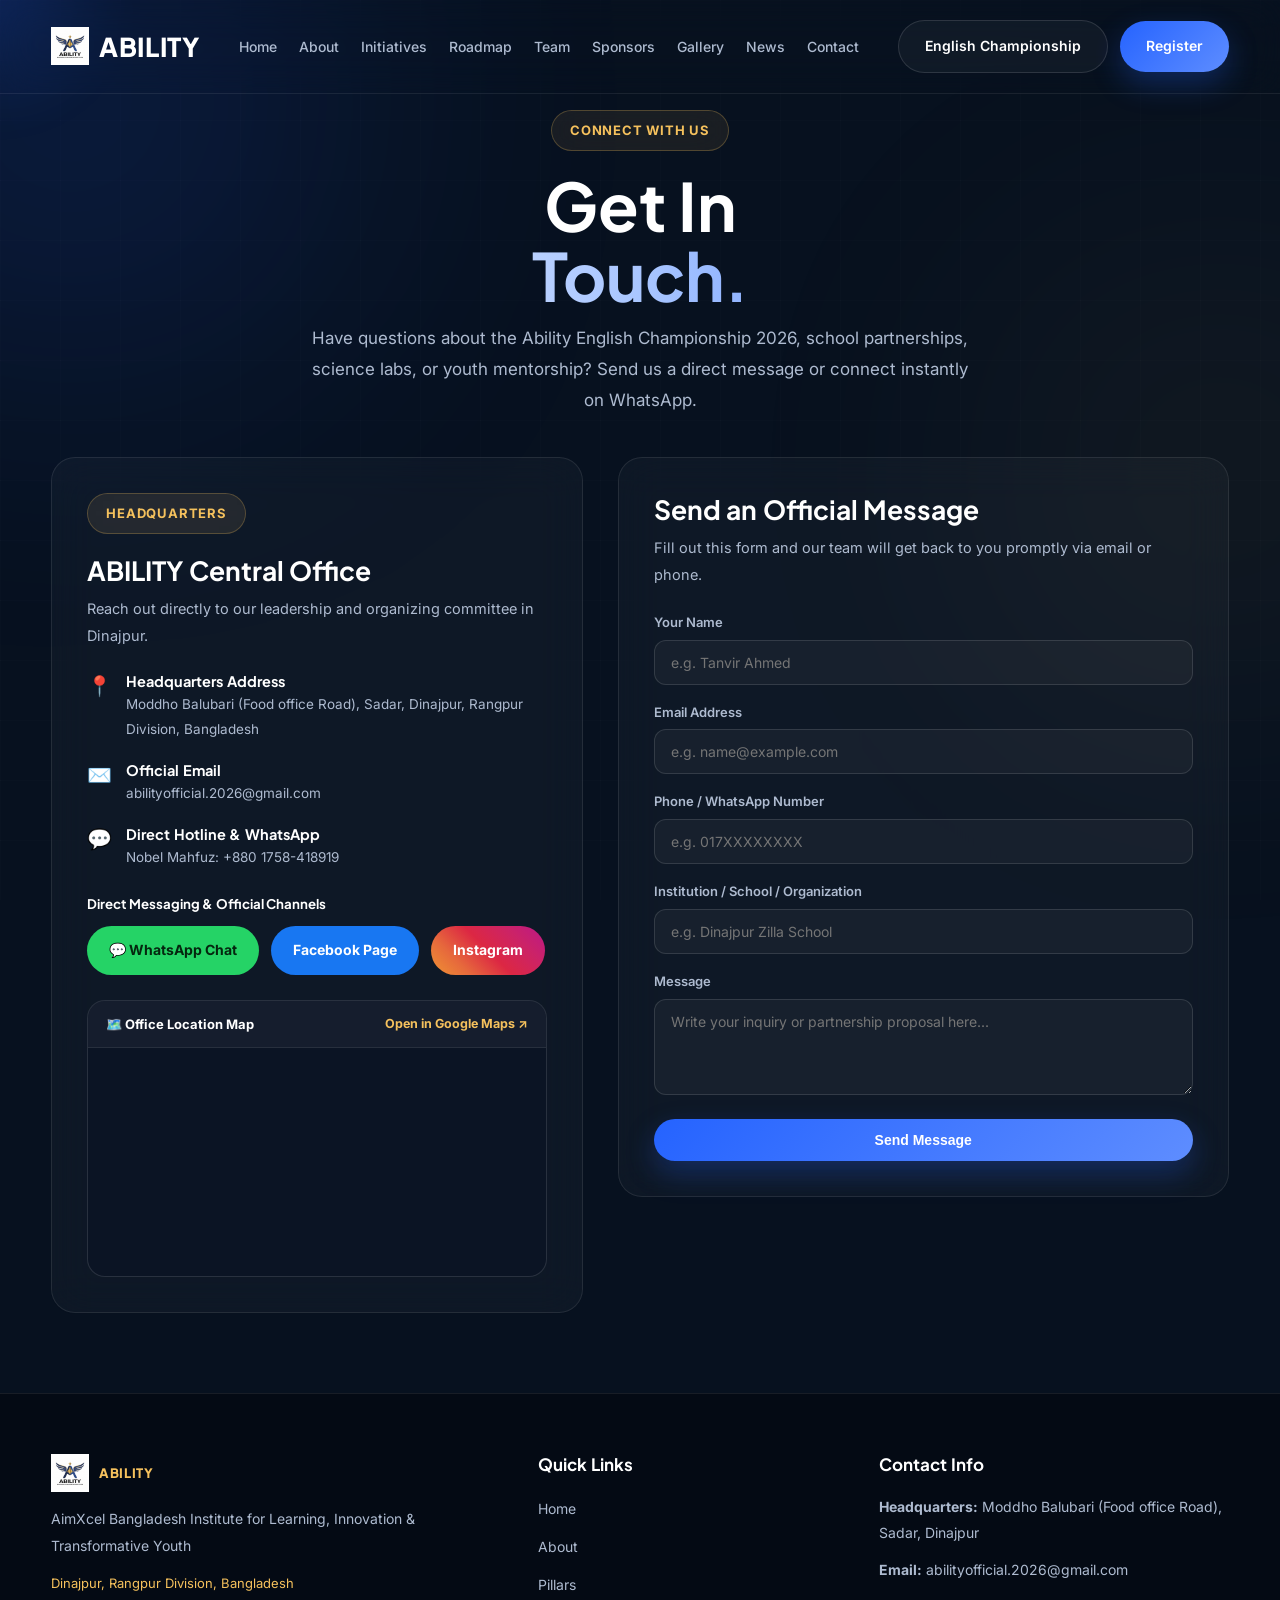
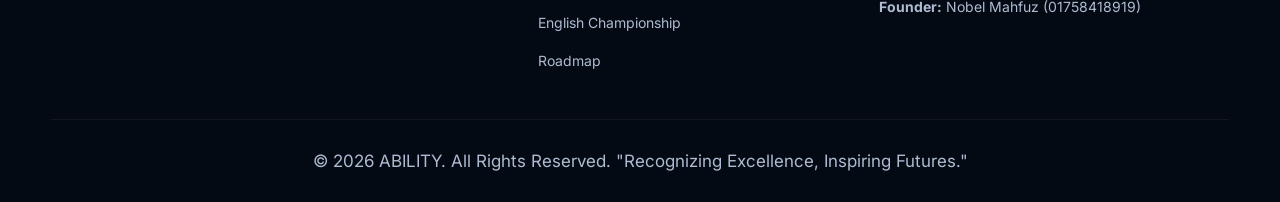
<file: contact.html>
<!DOCTYPE html>
<html lang="en">
<head>
    <meta charset="UTF-8">
    <meta name="viewport" content="width=device-width, initial-scale=1.0">
    <title>Contact Us | ABILITY</title>
    <meta name="description" content="Connect with ABILITY headquarters in Dinajpur. Reach out via WhatsApp, email, or send us a direct message.">
    
    <link rel="preconnect" href="https://fonts.googleapis.com">
    <link rel="preconnect" href="https://fonts.gstatic.com" crossorigin>
    <link href="https://fonts.googleapis.com/css2?family=Inter:wght@300;400;500;600;700&family=Plus+Jakarta+Sans:wght@600;700;800&display=swap" rel="stylesheet">
    
    <link rel="stylesheet" href="assets/css/style.css">
</head>
<body>

    <!-- ================= BACKGROUND ================= -->
    <div class="background-grid"></div>
    <div class="background-glow glow-1"></div>
    <div class="background-glow glow-2"></div>
    <div class="mouse-glow"></div>

<!-- ================= HEADER ================= -->
    <header class="header">
        <div class="container">
            <nav class="navbar">
                <a href="index.html" class="logo">
                    <img src="assets/images/logo.png" alt="ABILITY Logo">
                    <span>ABILITY</span>
                </a>

                <ul class="nav-menu">
                    <li><a href="index.html">Home</a></li>
                    <li><a href="index.html#about">About</a></li>
                    <li><a href="index.html#pillars">Initiatives</a></li>
                    <li><a href="index.html#roadmap">Roadmap</a></li>
                    <li><a href="team.html">Team</a></li>
                    <li><a href="sponsors.html">Sponsors</a></li>
                    <li><a href="gallery.html">Gallery</a></li>
                    <li><a href="news.html">News</a></li>
                    <li><a href="contact.html">Contact</a></li>
                    
                    <!-- Mobile Drawer Buttons -->
                    <li class="mobile-only-link"><a href="english-championship.html" class="btn btn-outline" style="text-align:center;">English Championship</a></li>
                    <li class="mobile-only-link"><a href="register.html" class="btn btn-primary" style="text-align:center;">Register</a></li>
                </ul>

                <div class="nav-buttons">
                    <a href="english-championship.html" class="btn btn-outline">English Championship</a>
                    <a href="register.html" class="btn btn-primary">Register</a>
                </div>

                <div class="menu-btn" id="menu-btn">
                    <span></span>
                    <span></span>
                    <span></span>
                </div>
            </nav>
        </div>
    </header>

    <!-- ================= PAGE HERO ================= -->
    <section class="page-hero">
        <div class="container text-center">
            <span class="section-tag">CONNECT WITH US</span>
            <h1 class="hero-title">Get In <span>Touch.</span></h1>
            <p class="hero-description">
                Have questions about the Ability English Championship 2026, school partnerships, science labs, or youth mentorship? Send us a direct message or connect instantly on WhatsApp.
            </p>
        </div>
    </section>

    <!-- ================= CONTACT & MAP SECTION ================= -->
    <section class="contact-section reveal">
        <div class="container">
            <div class="contact-grid">
                
                <!-- LEFT: CONTACT INFO & ACTION CHANNELS -->
                <div class="contact-info-card">
                    <span class="section-tag">HEADQUARTERS</span>
                    <h3>ABILITY Central Office</h3>
                    <p class="contact-lead">
                        Reach out directly to our leadership and organizing committee in Dinajpur.
                    </p>

                    <div class="info-list">
                        <div class="info-item">
                            <div class="info-icon">📍</div>
                            <div>
                                <h5>Headquarters Address</h5>
                                <p>Moddho Balubari (Food office Road), Sadar, Dinajpur, Rangpur Division, Bangladesh</p>
                            </div>
                        </div>

                        <div class="info-item">
                            <div class="info-icon">✉️</div>
                            <div>
                                <h5>Official Email</h5>
                                <p><a href="mailto:abilityofficial.2026@gmail.com">abilityofficial.2026@gmail.com</a></p>
                            </div>
                        </div>

                        <div class="info-item">
                            <div class="info-icon">💬</div>
                            <div>
                                <h5>Direct Hotline & WhatsApp</h5>
                                <p>Nobel Mahfuz: +880 1758-418919</p>
                            </div>
                        </div>
                    </div>

                    <!-- DIRECT QUICK CHANNELS WITH BIGGER BRAND BUTTONS -->
                    <div class="social-box">
                        <h5>Direct Messaging & Official Channels</h5>
                        <div class="brand-buttons-row">
                            <a href="https://wa.me/8801758418919?text=Hello%20ABILITY%20Team,%20I%20have%20an%20inquiry%20regarding%20the%20English%20Championship%202026." target="_blank" rel="noopener noreferrer" class="brand-btn btn-whatsapp">
                                💬 WhatsApp Chat
                            </a>
                            <a href="https://www.facebook.com/profile.php?id=61593078632168" target="_blank" rel="noopener noreferrer" class="brand-btn btn-facebook">
                                Facebook Page
                            </a>
                            <a href="https://www.instagram.com/ability_official.bd?igsh=bXRxYW84OXI5aXI0&igsi=bXRxYW84OXI5aXI0" target="_blank" rel="noopener noreferrer" class="brand-btn btn-instagram">
                                Instagram
                            </a>
                        </div>
                    </div>

                    <!-- EMBEDDED MAP -->
                    <div class="map-container">
                        <div class="map-header">
                            <span>🗺️ Office Location Map</span>
                            <a href="https://maps.app.goo.gl/RxtXwzQUQpukvYbc9" target="_blank" rel="noopener noreferrer" class="map-direct-link">Open in Google Maps ↗</a>
                        </div>
                        <iframe 
                            src="https://maps.google.com/maps?q=Moddho%20Balubari%20Food%20office%20Road%20Dinajpur&t=&z=15&ie=UTF8&iwloc=&output=embed" 
                            width="100%" 
                            height="220" 
                            style="border:0;" 
                            allowfullscreen="" 
                            loading="lazy" 
                            referrerpolicy="no-referrer-when-downgrade">
                        </iframe>
                    </div>
                </div>

                <!-- RIGHT: CONTACT FORM -->
                <div class="contact-form-card">
                    <h3>Send an Official Message</h3>
                    <p class="form-subtext">Fill out this form and our team will get back to you promptly via email or phone.</p>
                    
                    <form class="contact-form" onsubmit="event.preventDefault(); alert('Thank you! Your message has been sent to abilityofficial.2026@gmail.com.');">
                        <div class="form-group">
                            <label>Your Name</label>
                            <input type="text" placeholder="e.g. Tanvir Ahmed" required>
                        </div>

                        <div class="form-group">
                            <label>Email Address</label>
                            <input type="email" placeholder="e.g. name@example.com" required>
                        </div>

                        <div class="form-group">
                            <label>Phone / WhatsApp Number</label>
                            <input type="tel" placeholder="e.g. 017XXXXXXXX" required>
                        </div>

                        <div class="form-group">
                            <label>Institution / School / Organization</label>
                            <input type="text" placeholder="e.g. Dinajpur Zilla School" required>
                        </div>

                        <div class="form-group">
                            <label>Message</label>
                            <textarea rows="4" placeholder="Write your inquiry or partnership proposal here..." required></textarea>
                        </div>

                        <button type="submit" class="btn btn-primary btn-block">Send Message</button>
                    </form>
                </div>

            </div>
        </div>
    </section>

    <!-- ================= FOOTER ================= -->
    <footer class="footer">
        <div class="container">
            <div class="footer-grid">
                <div class="footer-brand">
                    <a href="index.html" class="logo">
                        <img src="assets/images/logo.png" alt="ABILITY Logo">
                        <span>ABILITY</span>
                    </a>
                    <p>AimXcel Bangladesh Institute for Learning, Innovation & Transformative Youth</p>
                    <span>Dinajpur, Rangpur Division, Bangladesh</span>
                </div>

                <div class="footer-links">
                    <h4>Quick Links</h4>
                    <ul>
                        <li><a href="index.html">Home</a></li>
                        <li><a href="index.html#about">About</a></li>
                        <li><a href="index.html#pillars">Pillars</a></li>
                        <li><a href="english-championship.html">English Championship</a></li>
                        <li><a href="index.html#roadmap">Roadmap</a></li>
                    </ul>
                </div>

                <div class="footer-contact">
                    <h4>Contact Info</h4>
                    <p><strong>Headquarters:</strong> Moddho Balubari (Food office Road), Sadar, Dinajpur</p>
                    <p><strong>Email:</strong> abilityofficial.2026@gmail.com</p>
                    <p><strong>Founder:</strong> Nobel Mahfuz (01758418919)</p>
                </div>
            </div>

            <div class="footer-bottom">
                <p>&copy; 2026 ABILITY. All Rights Reserved. "Recognizing Excellence, Inspiring Futures."</p>
            </div>
        </div>
    </footer>

    <script src="assets/js/script.js"></script>
</body>
</html>
</file>
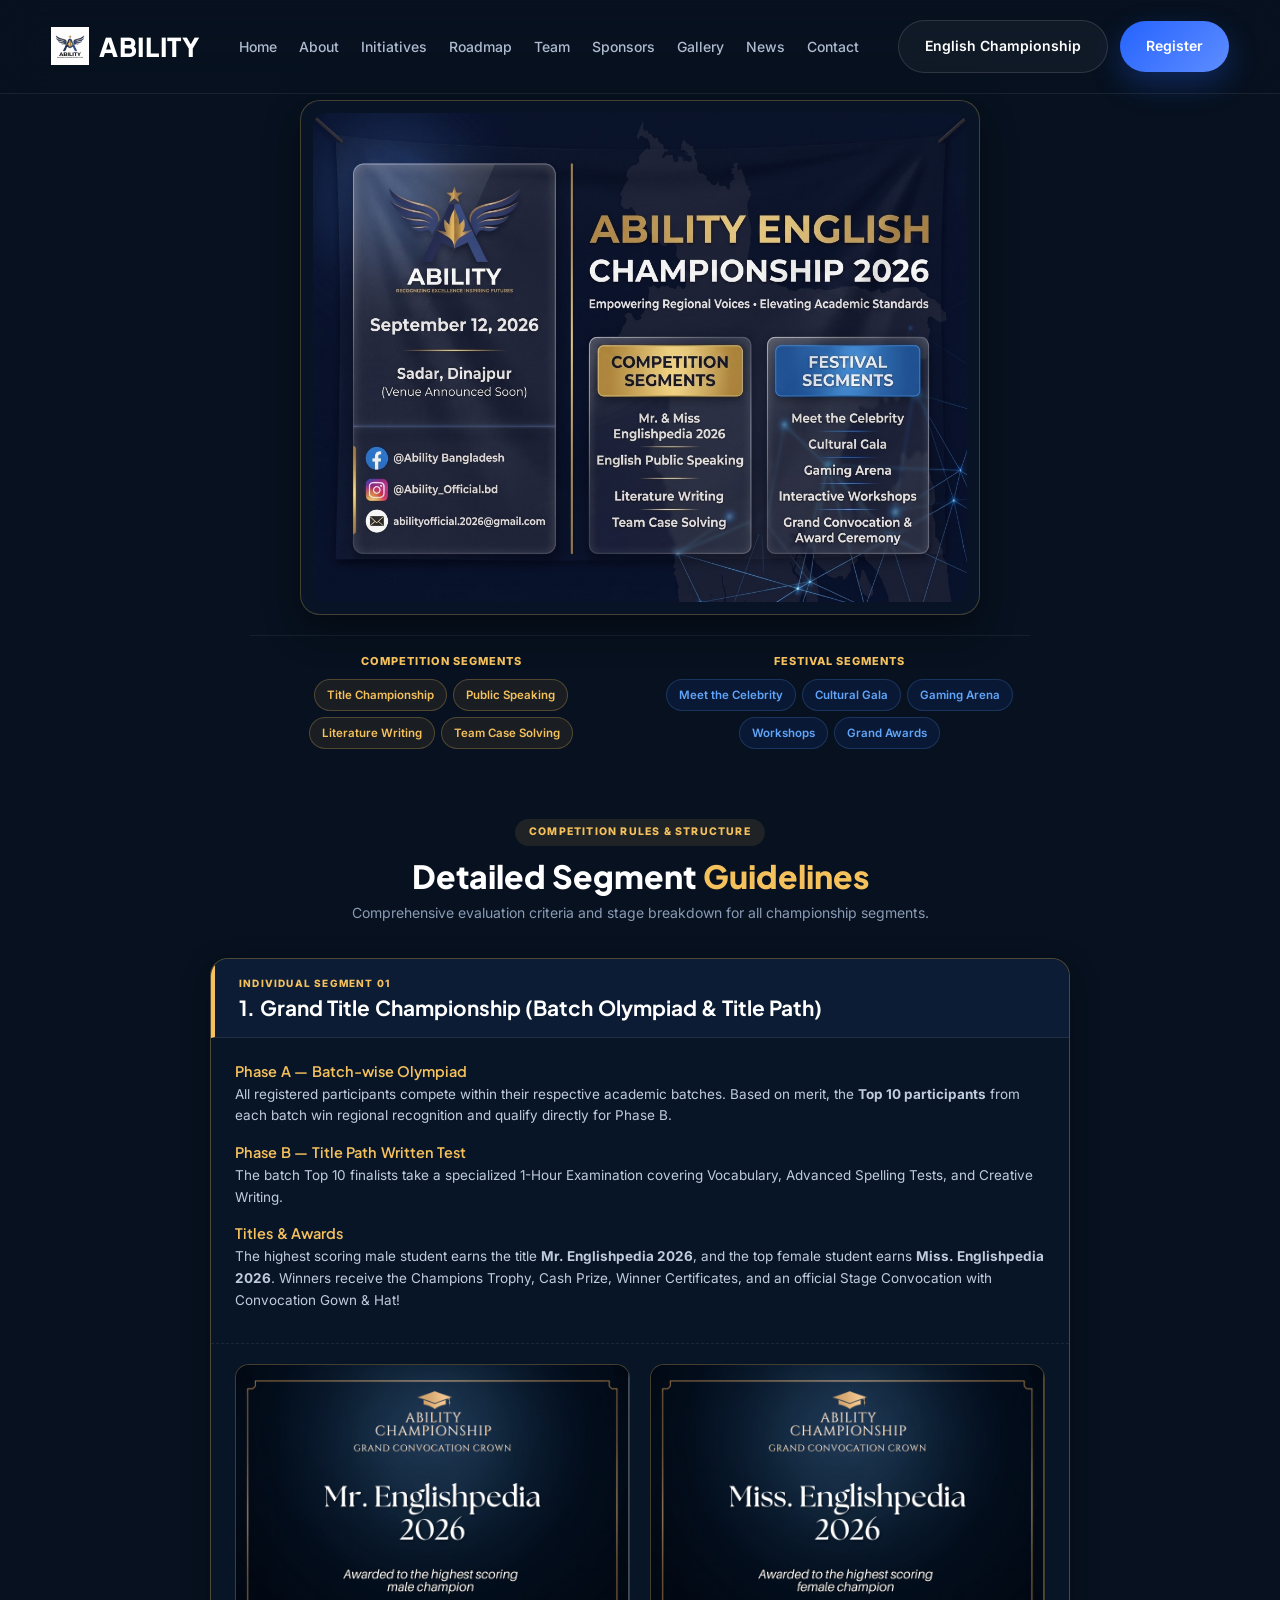
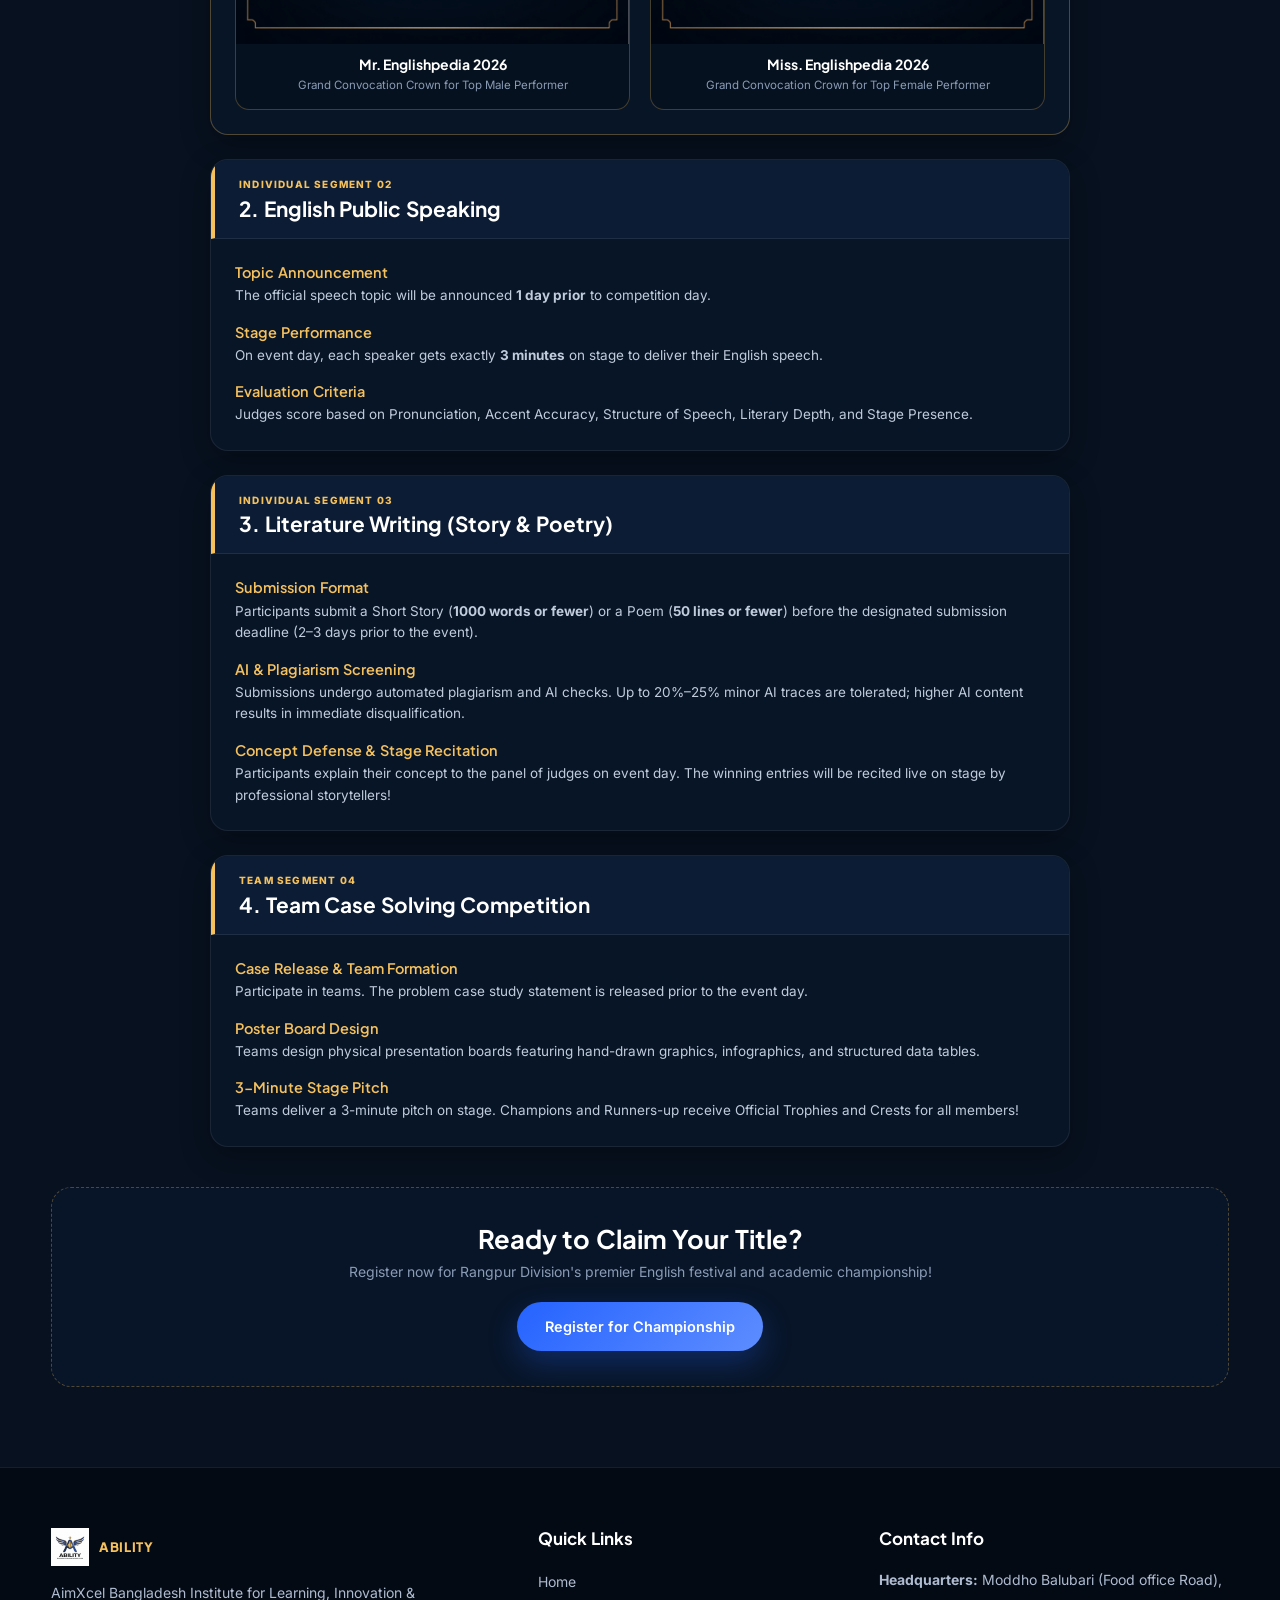
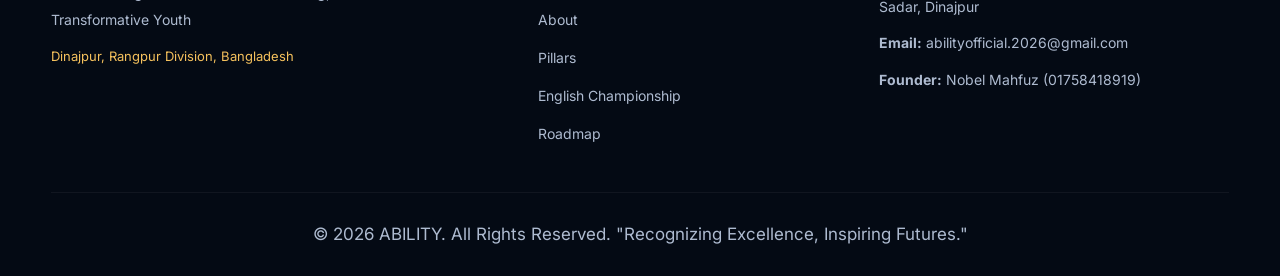
<file: english-championship.html>
<!DOCTYPE html>
<html lang="en">
<head>
    <meta charset="UTF-8">
    <meta name="viewport" content="width=device-width, initial-scale=1.0">
    <title>Ability English Championship 2026 | ABILITY</title>
    <meta name="description" content="Official event guidelines, segments, and crown title rules for Ability English Championship 2026.">
    
    <link rel="preconnect" href="https://fonts.googleapis.com">
    <link rel="preconnect" href="https://fonts.gstatic.com" crossorigin>
    <link href="https://fonts.googleapis.com/css2?family=Inter:wght@300;400;500;600;700&family=Plus+Jakarta+Sans:wght@600;700;800&display=swap" rel="stylesheet">
    
    <link rel="stylesheet" href="assets/css/style.css">
</head>
<body>

<!-- ================= HEADER ================= -->
    <header class="header">
        <div class="container">
            <nav class="navbar">
                <a href="index.html" class="logo">
                    <img src="assets/images/logo.png" alt="ABILITY Logo">
                    <span>ABILITY</span>
                </a>

                <ul class="nav-menu">
                    <li><a href="index.html">Home</a></li>
                    <li><a href="index.html#about">About</a></li>
                    <li><a href="index.html#pillars">Initiatives</a></li>
                    <li><a href="index.html#roadmap">Roadmap</a></li>
                    <li><a href="team.html">Team</a></li>
                    <li><a href="sponsors.html">Sponsors</a></li>
                    <li><a href="gallery.html">Gallery</a></li>
                    <li><a href="news.html">News</a></li>
                    <li><a href="contact.html">Contact</a></li>
                    
                    <!-- Mobile Drawer Buttons -->
                    <li class="mobile-only-link"><a href="english-championship.html" class="btn btn-outline" style="text-align:center;">English Championship</a></li>
                    <li class="mobile-only-link"><a href="register.html" class="btn btn-primary" style="text-align:center;">Register</a></li>
                </ul>

                <div class="nav-buttons">
                    <a href="english-championship.html" class="btn btn-outline">English Championship</a>
                    <a href="register.html" class="btn btn-primary">Register</a>
                </div>

                <div class="menu-btn" id="menu-btn">
                    <span></span>
                    <span></span>
                    <span></span>
                </div>
            </nav>
        </div>
    </header>

    <!-- ================= HERO BANNER SECTION ================= -->
    <section class="championship-hero">
        <div class="container" style="text-align: center;">
            
            <div class="main-banner-card" style="margin: 0 auto;">
                <div class="banner-image-container">
                    <img src="assets/images/englishchampionship.jpg" alt="Ability English Championship 2026 Banner" class="hero-banner-img">
                </div>
            </div>

            <!-- COMPACT BADGES SUMMARY -->
            <div class="hero-segments-summary">
                <div class="segment-group">
                    <span class="group-title">COMPETITION SEGMENTS</span>
                    <div class="pills-wrapper">
                        <span class="pill gold-pill">Title Championship</span>
                        <span class="pill gold-pill">Public Speaking</span>
                        <span class="pill gold-pill">Literature Writing</span>
                        <span class="pill gold-pill">Team Case Solving</span>
                    </div>
                </div>

                <div class="segment-group">
                    <!-- FIX 1: RENAMED TO FESTIVAL SEGMENTS -->
                    <span class="group-title">FESTIVAL SEGMENTS</span>
                    <div class="pills-wrapper">
                        <span class="pill blue-pill">Meet the Celebrity</span>
                        <span class="pill blue-pill">Cultural Gala</span>
                        <span class="pill blue-pill">Gaming Arena</span>
                        <span class="pill blue-pill">Workshops</span>
                        <span class="pill blue-pill">Grand Awards</span>
                    </div>
                </div>
            </div>

        </div>
    </section>

    <!-- ================= SECTION C: DETAILED COMPETITION RULES ================= -->
    <section class="rules-detailed-section">
        <div class="container">
            
            <!-- FIX 2: FORCE CENTERED HEADER WITH INLINE STYLES -->
            <div class="section-title-wrapper" style="text-align: center; width: 100%; margin: 0 auto 30px auto;">
                <span class="styled-section-tag" style="margin: 0 auto 10px auto;">COMPETITION RULES & STRUCTURE</span>
                <h2 class="main-section-heading" style="text-align: center;">Detailed Segment <span>Guidelines</span></h2>
                <p class="section-subtext" style="text-align: center;">Comprehensive evaluation criteria and stage breakdown for all championship segments.</p>
            </div>

            <div class="rules-container-grid">

                <!-- 1. GRAND TITLE CHAMPIONSHIP -->
                <div class="segment-rule-box featured-box">
                    <div class="styled-header-bar">
                        <span class="box-tag">INDIVIDUAL SEGMENT 01</span>
                        <h3>1. Grand Title Championship (Batch Olympiad & Title Path)</h3>
                    </div>

                    <div class="box-body-content">
                        <div class="rule-card">
                            <h4>Phase A — Batch-wise Olympiad</h4>
                            <p>All registered participants compete within their respective academic batches. Based on merit, the <strong>Top 10 participants</strong> from each batch win regional recognition and qualify directly for Phase B.</p>
                        </div>

                        <div class="rule-card">
                            <h4>Phase B — Title Path Written Test</h4>
                            <p>The batch Top 10 finalists take a specialized 1-Hour Examination covering Vocabulary, Advanced Spelling Tests, and Creative Writing.</p>
                        </div>

                        <div class="rule-card">
                            <h4>Titles & Awards</h4>
                            <p>The highest scoring male student earns the title <strong>Mr. Englishpedia 2026</strong>, and the top female student earns <strong>Miss. Englishpedia 2026</strong>. Winners receive the Champions Trophy, Cash Prize, Winner Certificates, and an official Stage Convocation with Convocation Gown & Hat!</p>
                        </div>
                    </div>

                    <!-- FIX 3: SWAPPED POSTER POSITIONS & CAPTIONS EXACTLY -->
                    <div class="title-path-posters-wrapper">
                        <!-- MALE PERFORMER ON THE LEFT -->
                        <div class="poster-card">
                            <img src="assets/images/Mr.englishpedia.png" alt="Mr. Englishpedia 2026 Poster" class="poster-img">
                            <div class="poster-caption">
                                <h4>Mr. Englishpedia 2026</h4>
                                <p>Grand Convocation Crown for Top Male Performer</p>
                            </div>
                        </div>

                        <!-- FEMALE PERFORMER ON THE RIGHT -->
                        <div class="poster-card">
                            <img src="assets/images/Miss.englishpedia.png" alt="Miss. Englishpedia 2026 Poster" class="poster-img">
                            <div class="poster-caption">
                                <h4>Miss. Englishpedia 2026</h4>
                                <p>Grand Convocation Crown for Top Female Performer</p>
                            </div>
                        </div>
                    </div>
                </div>

                <!-- 2. PUBLIC SPEAKING -->
                <div class="segment-rule-box">
                    <div class="styled-header-bar">
                        <span class="box-tag">INDIVIDUAL SEGMENT 02</span>
                        <h3>2. English Public Speaking</h3>
                    </div>

                    <div class="box-body-content">
                        <div class="rule-card">
                            <h4>Topic Announcement</h4>
                            <p>The official speech topic will be announced <strong>1 day prior</strong> to competition day.</p>
                        </div>

                        <div class="rule-card">
                            <h4>Stage Performance</h4>
                            <p>On event day, each speaker gets exactly <strong>3 minutes</strong> on stage to deliver their English speech.</p>
                        </div>

                        <div class="rule-card">
                            <h4>Evaluation Criteria</h4>
                            <p>Judges score based on Pronunciation, Accent Accuracy, Structure of Speech, Literary Depth, and Stage Presence.</p>
                        </div>
                    </div>
                </div>

                <!-- 3. LITERATURE WRITING -->
                <div class="segment-rule-box">
                    <div class="styled-header-bar">
                        <span class="box-tag">INDIVIDUAL SEGMENT 03</span>
                        <h3>3. Literature Writing (Story & Poetry)</h3>
                    </div>

                    <div class="box-body-content">
                        <div class="rule-card">
                            <h4>Submission Format</h4>
                            <p>Participants submit a Short Story (<strong>1000 words or fewer</strong>) or a Poem (<strong>50 lines or fewer</strong>) before the designated submission deadline (2–3 days prior to the event).</p>
                        </div>

                        <div class="rule-card">
                            <h4>AI & Plagiarism Screening</h4>
                            <p>Submissions undergo automated plagiarism and AI checks. Up to 20%–25% minor AI traces are tolerated; higher AI content results in immediate disqualification.</p>
                        </div>

                        <div class="rule-card">
                            <h4>Concept Defense & Stage Recitation</h4>
                            <p>Participants explain their concept to the panel of judges on event day. The winning entries will be recited live on stage by professional storytellers!</p>
                        </div>
                    </div>
                </div>

                <!-- 4. TEAM CASE SOLVING -->
                <div class="segment-rule-box">
                    <div class="styled-header-bar">
                        <span class="box-tag">TEAM SEGMENT 04</span>
                        <h3>4. Team Case Solving Competition</h3>
                    </div>

                    <div class="box-body-content">
                        <div class="rule-card">
                            <h4>Case Release & Team Formation</h4>
                            <p>Participate in teams. The problem case study statement is released prior to the event day.</p>
                        </div>

                        <div class="rule-card">
                            <h4>Poster Board Design</h4>
                            <p>Teams design physical presentation boards featuring hand-drawn graphics, infographics, and structured data tables.</p>
                        </div>

                        <div class="rule-card">
                            <h4>3-Minute Stage Pitch</h4>
                            <p>Teams deliver a 3-minute pitch on stage. Champions and Runners-up receive Official Trophies and Crests for all members!</p>
                        </div>
                    </div>
                </div>

            </div>

            <!-- REGISTRATION CTA -->
            <div class="cta-banner-card" style="text-align: center;">
                <h3>Ready to Claim Your Title?</h3>
                <p>Register now for Rangpur Division's premier English festival and academic championship!</p>
                <a href="register.html" class="btn btn-primary btn-large">Register for Championship</a>
            </div>

        </div>
    </section>

    <!-- ================= FOOTER ================= -->
    <footer class="footer">
        <div class="container">
            <div class="footer-grid">
                <div class="footer-brand">
                    <a href="index.html" class="logo">
                        <img src="assets/images/logo.png" alt="ABILITY Logo">
                        <span>ABILITY</span>
                    </a>
                    <p>AimXcel Bangladesh Institute for Learning, Innovation & Transformative Youth</p>
                    <span>Dinajpur, Rangpur Division, Bangladesh</span>
                </div>

                <div class="footer-links">
                    <h4>Quick Links</h4>
                    <ul>
                        <li><a href="index.html">Home</a></li>
                        <li><a href="index.html#about">About</a></li>
                        <li><a href="index.html#pillars">Pillars</a></li>
                        <li><a href="english-championship.html">English Championship</a></li>
                        <li><a href="index.html#roadmap">Roadmap</a></li>
                    </ul>
                </div>

                <div class="footer-contact">
                    <h4>Contact Info</h4>
                    <p><strong>Headquarters:</strong> Moddho Balubari (Food office Road), Sadar, Dinajpur</p>
                    <p><strong>Email:</strong> abilityofficial.2026@gmail.com</p>
                    <p><strong>Founder:</strong> Nobel Mahfuz (01758418919)</p>
                </div>
            </div>

            <div class="footer-bottom">
                <p>&copy; 2026 ABILITY. All Rights Reserved. "Recognizing Excellence, Inspiring Futures."</p>
            </div>
        </div>
    </footer>

    <script src="assets/js/script.js"></script>
</body>
</html>
</file>
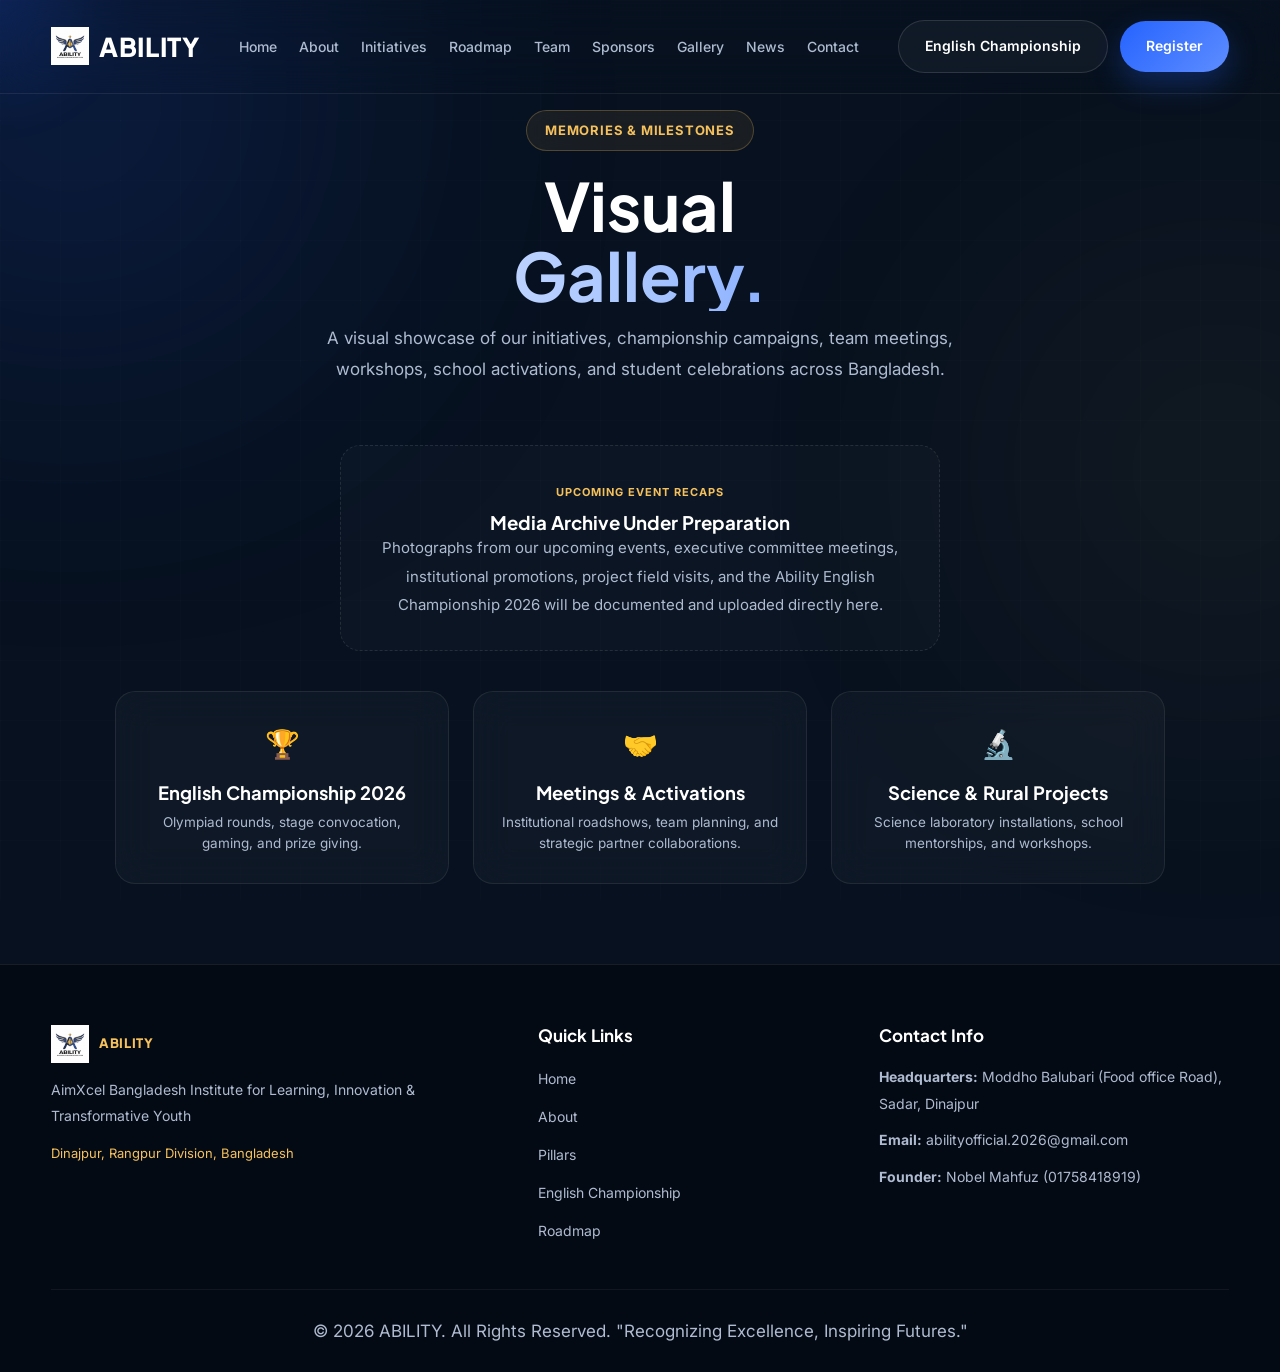
<file: gallery.html>
<!DOCTYPE html>
<html lang="en">
<head>
    <meta charset="UTF-8">
    <meta name="viewport" content="width=device-width, initial-scale=1.0">
    <title>Visual Gallery | ABILITY</title>
    <meta name="description" content="Visual memories, event photos, meetings, campus activations, and milestones from ABILITY initiatives.">
    
    <link rel="preconnect" href="https://fonts.googleapis.com">
    <link rel="preconnect" href="https://fonts.gstatic.com" crossorigin>
    <link href="https://fonts.googleapis.com/css2?family=Inter:wght@300;400;500;600;700&family=Plus+Jakarta+Sans:wght@600;700;800&display=swap" rel="stylesheet">
    
    <link rel="stylesheet" href="assets/css/style.css">
</head>
<body>

    <!-- ================= BACKGROUND ================= -->
    <div class="background-grid"></div>
    <div class="background-glow glow-1"></div>
    <div class="background-glow glow-2"></div>
    <div class="mouse-glow"></div>

<!-- ================= HEADER ================= -->
    <header class="header">
        <div class="container">
            <nav class="navbar">
                <a href="index.html" class="logo">
                    <img src="assets/images/logo.png" alt="ABILITY Logo">
                    <span>ABILITY</span>
                </a>

                <ul class="nav-menu">
                    <li><a href="index.html">Home</a></li>
                    <li><a href="index.html#about">About</a></li>
                    <li><a href="index.html#pillars">Initiatives</a></li>
                    <li><a href="index.html#roadmap">Roadmap</a></li>
                    <li><a href="team.html">Team</a></li>
                    <li><a href="sponsors.html">Sponsors</a></li>
                    <li><a href="gallery.html">Gallery</a></li>
                    <li><a href="news.html">News</a></li>
                    <li><a href="contact.html">Contact</a></li>
                    
                    <!-- Mobile Drawer Buttons -->
                    <li class="mobile-only-link"><a href="english-championship.html" class="btn btn-outline" style="text-align:center;">English Championship</a></li>
                    <li class="mobile-only-link"><a href="register.html" class="btn btn-primary" style="text-align:center;">Register</a></li>
                </ul>

                <div class="nav-buttons">
                    <a href="english-championship.html" class="btn btn-outline">English Championship</a>
                    <a href="register.html" class="btn btn-primary">Register</a>
                </div>

                <div class="menu-btn" id="menu-btn">
                    <span></span>
                    <span></span>
                    <span></span>
                </div>
            </nav>
        </div>
    </header>

    <!-- ================= PAGE HERO ================= -->
    <section class="page-hero">
        <div class="container text-center">
            <span class="section-tag">MEMORIES & MILESTONES</span>
            <h1 class="hero-title">Visual <span>Gallery.</span></h1>
            <p class="hero-description">
                A visual showcase of our initiatives, championship campaigns, team meetings, workshops, school activations, and student celebrations across Bangladesh.
            </p>
        </div>
    </section>

<!-- ================= GALLERY PREVIEWS & STANDBY NOTICE ================= -->
    <section class="gallery-section reveal">
        <div class="container">
            
            <div class="empty-panel-notice gallery-notice">
                <span class="leadership-badge">UPCOMING EVENT RECAPS</span>
                <h3>Media Archive Under Preparation</h3>
                <p>
                    Photographs from our upcoming events, executive committee meetings, institutional promotions, project field visits, and the Ability English Championship 2026 will be documented and uploaded directly here.
                </p>
            </div>

            <!-- Categories Planned Preview (Centered Grid) -->
            <div class="gallery-categories-grid">
                <div class="category-card">
                    <div class="category-icon">🏆</div>
                    <h4>English Championship 2026</h4>
                    <p>Olympiad rounds, stage convocation, gaming, and prize giving.</p>
                </div>
                <div class="category-card">
                    <div class="category-icon">🤝</div>
                    <h4>Meetings & Activations</h4>
                    <p>Institutional roadshows, team planning, and strategic partner collaborations.</p>
                </div>
                <div class="category-card">
                    <div class="category-icon">🔬</div>
                    <h4>Science & Rural Projects</h4>
                    <p>Science laboratory installations, school mentorships, and workshops.</p>
                </div>
            </div>

        </div>
    </section>

    <!-- ================= FOOTER ================= -->
    <footer class="footer">
        <div class="container">
            <div class="footer-grid">
                <div class="footer-brand">
                    <a href="index.html" class="logo">
                        <img src="assets/images/logo.png" alt="ABILITY Logo">
                        <span>ABILITY</span>
                    </a>
                    <p>AimXcel Bangladesh Institute for Learning, Innovation & Transformative Youth</p>
                    <span>Dinajpur, Rangpur Division, Bangladesh</span>
                </div>

                <div class="footer-links">
                    <h4>Quick Links</h4>
                    <ul>
                        <li><a href="index.html">Home</a></li>
                        <li><a href="index.html#about">About</a></li>
                        <li><a href="index.html#pillars">Pillars</a></li>
                        <li><a href="english-championship.html">English Championship</a></li>
                        <li><a href="index.html#roadmap">Roadmap</a></li>
                    </ul>
                </div>

                <div class="footer-contact">
                    <h4>Contact Info</h4>
                    <p><strong>Headquarters:</strong> Moddho Balubari (Food office Road), Sadar, Dinajpur</p>
                    <p><strong>Email:</strong> abilityofficial.2026@gmail.com</p>
                    <p><strong>Founder:</strong> Nobel Mahfuz (01758418919)</p>
                </div>
            </div>

            <div class="footer-bottom">
                <p>&copy; 2026 ABILITY. All Rights Reserved. "Recognizing Excellence, Inspiring Futures."</p>
            </div>
        </div>
    </footer>

    <script src="assets/js/script.js"></script>
</body>
</html>
</file>
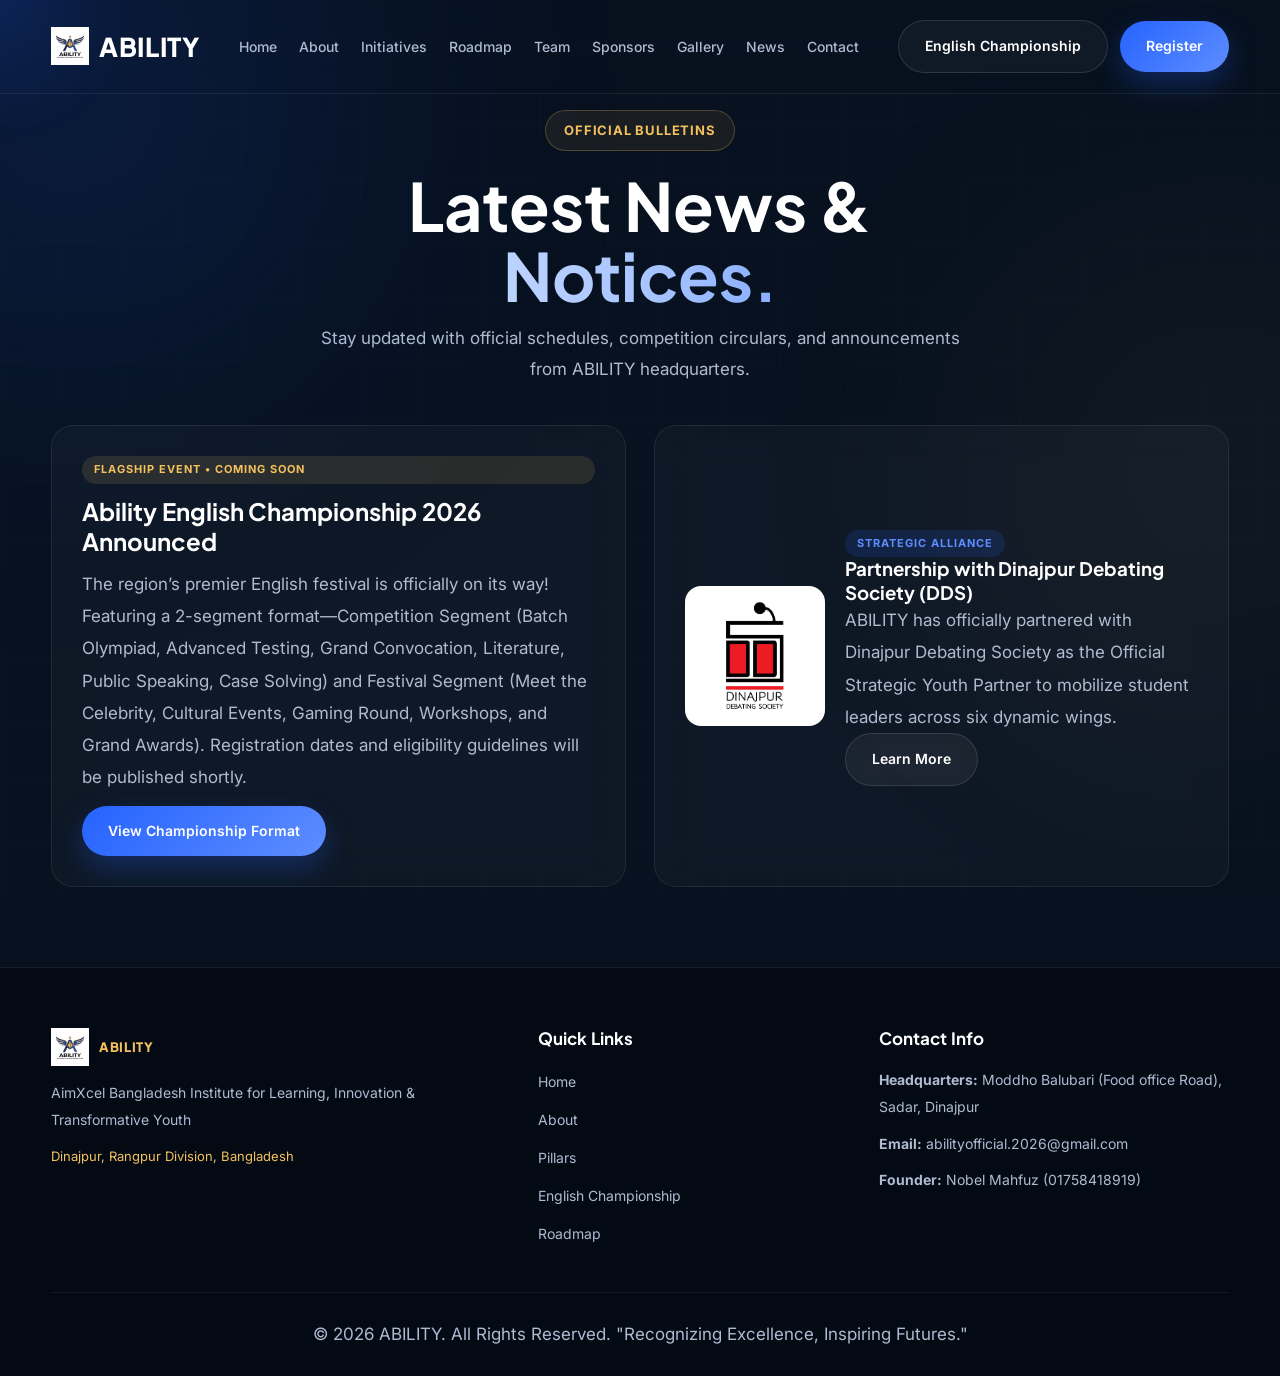
<file: news.html>
<!DOCTYPE html>
<html lang="en">
<head>
    <meta charset="UTF-8">
    <meta name="viewport" content="width=device-width, initial-scale=1.0">
    <title>News & Announcements | ABILITY</title>
    <meta name="description" content="Official notices, circulars, and updates regarding the Ability English Championship 2026 and youth programs.">
    
    <link rel="preconnect" href="https://fonts.googleapis.com">
    <link rel="preconnect" href="https://fonts.gstatic.com" crossorigin>
    <link href="https://fonts.googleapis.com/css2?family=Inter:wght@300;400;500;600;700&family=Plus+Jakarta+Sans:wght@600;700;800&display=swap" rel="stylesheet">
    
    <link rel="stylesheet" href="assets/css/style.css">
</head>
<body>

    <!-- ================= BACKGROUND ================= -->
    <div class="background-grid"></div>
    <div class="background-glow glow-1"></div>
    <div class="background-glow glow-2"></div>
    <div class="mouse-glow"></div>

<!-- ================= HEADER ================= -->
    <header class="header">
        <div class="container">
            <nav class="navbar">
                <a href="index.html" class="logo">
                    <img src="assets/images/logo.png" alt="ABILITY Logo">
                    <span>ABILITY</span>
                </a>

                <ul class="nav-menu">
                    <li><a href="index.html">Home</a></li>
                    <li><a href="index.html#about">About</a></li>
                    <li><a href="index.html#pillars">Initiatives</a></li>
                    <li><a href="index.html#roadmap">Roadmap</a></li>
                    <li><a href="team.html">Team</a></li>
                    <li><a href="sponsors.html">Sponsors</a></li>
                    <li><a href="gallery.html">Gallery</a></li>
                    <li><a href="news.html">News</a></li>
                    <li><a href="contact.html">Contact</a></li>
                    
                    <!-- Mobile Drawer Buttons -->
                    <li class="mobile-only-link"><a href="english-championship.html" class="btn btn-outline" style="text-align:center;">English Championship</a></li>
                    <li class="mobile-only-link"><a href="register.html" class="btn btn-primary" style="text-align:center;">Register</a></li>
                </ul>

                <div class="nav-buttons">
                    <a href="english-championship.html" class="btn btn-outline">English Championship</a>
                    <a href="register.html" class="btn btn-primary">Register</a>
                </div>

                <div class="menu-btn" id="menu-btn">
                    <span></span>
                    <span></span>
                    <span></span>
                </div>
            </nav>
        </div>
    </header>

    <!-- ================= PAGE HERO ================= -->
    <section class="page-hero">
        <div class="container text-center">
            <span class="section-tag">OFFICIAL BULLETINS</span>
            <h1 class="hero-title">Latest News & <span>Notices.</span></h1>
            <p class="hero-description">
                Stay updated with official schedules, competition circulars, and announcements from ABILITY headquarters.
            </p>
        </div>
    </section>

    <!-- ================= NEWS BULLETIN SECTION ================= -->
    <section class="news-section reveal">
        <div class="container">
            <div class="news-grid">
                
                <!-- FEATURED FLAGSHIP NEWS -->
                <article class="news-card featured-news">
                    <span class="news-badge">FLAGSHIP EVENT • COMING SOON</span>
                    <h2>Ability English Championship 2026 Announced</h2>
                    <p>
                        The region’s premier English festival is officially on its way! Featuring a 2-segment format—Competition Segment (Batch Olympiad, Advanced Testing, Grand Convocation, Literature, Public Speaking, Case Solving) and Festival Segment (Meet the Celebrity, Cultural Events, Gaming Round, Workshops, and Grand Awards). Registration dates and eligibility guidelines will be published shortly.
                    </p>
                    <div class="news-action">
                        <a href="english-championship.html" class="btn btn-primary">View Championship Format</a>
                    </div>
                </article>

                <!-- STRATEGIC ALLIANCE NOTICE WITH DDS IMAGE -->
                <article class="news-card partner-news-card">
                    <div class="news-card-img">
                        <img src="assets/images/dds.jpg" alt="Dinajpur Debating Society">
                    </div>
                    <div class="news-card-content">
                        <span class="news-badge secondary">STRATEGIC ALLIANCE</span>
                        <h3>Partnership with Dinajpur Debating Society (DDS)</h3>
                        <p>
                            ABILITY has officially partnered with Dinajpur Debating Society as the Official Strategic Youth Partner to mobilize student leaders across six dynamic wings.
                        </p>
                        <div class="news-action">
                            <a href="team.html" class="btn btn-outline">Learn More</a>
                        </div>
                    </div>
                </article>

            </div>
        </div>
    </section>

    <!-- ================= FOOTER ================= -->
    <footer class="footer">
        <div class="container">
            <div class="footer-grid">
                <div class="footer-brand">
                    <a href="index.html" class="logo">
                        <img src="assets/images/logo.png" alt="ABILITY Logo">
                        <span>ABILITY</span>
                    </a>
                    <p>AimXcel Bangladesh Institute for Learning, Innovation & Transformative Youth</p>
                    <span>Dinajpur, Rangpur Division, Bangladesh</span>
                </div>

                <div class="footer-links">
                    <h4>Quick Links</h4>
                    <ul>
                        <li><a href="index.html">Home</a></li>
                        <li><a href="index.html#about">About</a></li>
                        <li><a href="index.html#pillars">Pillars</a></li>
                        <li><a href="english-championship.html">English Championship</a></li>
                        <li><a href="index.html#roadmap">Roadmap</a></li>
                    </ul>
                </div>

                <div class="footer-contact">
                    <h4>Contact Info</h4>
                    <p><strong>Headquarters:</strong> Moddho Balubari (Food office Road), Sadar, Dinajpur</p>
                    <p><strong>Email:</strong> abilityofficial.2026@gmail.com</p>
                    <p><strong>Founder:</strong> Nobel Mahfuz (01758418919)</p>
                </div>
            </div>

            <div class="footer-bottom">
                <p>&copy; 2026 ABILITY. All Rights Reserved. "Recognizing Excellence, Inspiring Futures."</p>
            </div>
        </div>
    </footer>

    <script src="assets/js/script.js"></script>
</body>
</html>
</file>
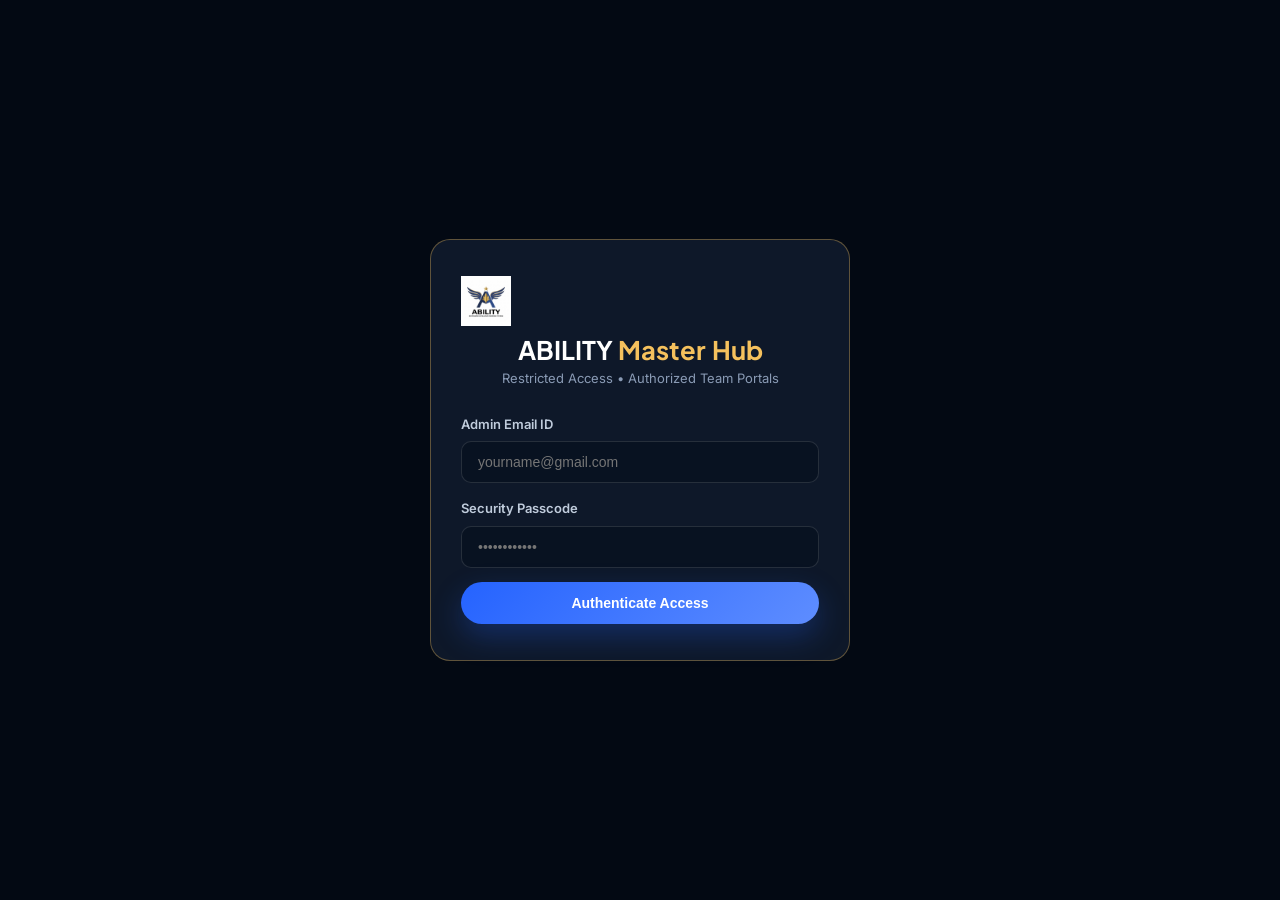
<file: portal-ctrl-x92.html>
<!DOCTYPE html>
<html lang="en">
<head>
    <meta charset="UTF-8">
    <meta name="viewport" content="width=device-width, initial-scale=1.0">
    <title>ABILITY Master Control Hub</title>
    <meta name="robots" content="noindex, nofollow">
    
    <link rel="preconnect" href="https://fonts.googleapis.com">
    <link rel="preconnect" href="https://fonts.gstatic.com" crossorigin>
    <link href="https://fonts.googleapis.com/css2?family=Inter:wght@300;400;500;600;700&family=Plus+Jakarta+Sans:wght@600;700;800&display=swap" rel="stylesheet">
    
    <link rel="stylesheet" href="assets/css/style.css">
</head>
<body class="admin-body">

    <div class="background-grid"></div>

    <!-- ================= AUTHENTICATION MODAL ================= -->
    <div id="authModal" class="auth-modal-overlay">
        <div class="auth-card">
            <div class="auth-logo">
                <img src="assets/images/logo.png" alt="ABILITY Logo">
                <h2>ABILITY <span>Master Hub</span></h2>
            </div>
            <p class="auth-subtitle">Restricted Access • Authorized Team Portals</p>

            <form id="adminLoginForm" class="auth-form">
                <div class="input-group">
                    <label for="adminEmail">Admin Email ID</label>
                    <input type="email" id="adminEmail" placeholder="yourname@gmail.com" required>
                </div>
                <div class="input-group">
                    <label for="adminPasscode">Security Passcode</label>
                    <input type="password" id="adminPasscode" placeholder="••••••••••••" required>
                </div>
                <button type="submit" class="btn btn-primary btn-full">Authenticate Access</button>
            </form>
            <p id="authErrorMsg" class="auth-error-msg" style="display:none;">⚠️ Invalid credentials or account suspended.</p>
        </div>
    </div>

    <!-- ================= MAIN DASHBOARD ================= -->
    <div id="dashboardWrapper" class="dashboard-wrapper" style="display: none;">
        
        <!-- HEADER -->
        <header class="admin-header">
            <div class="admin-brand">
                <img src="assets/images/logo.png" alt="Logo">
                <span>ABILITY Central Command <code>v3.0</code></span>
            </div>
            <div class="admin-user-info">
                <span id="userRoleBadge" class="user-badge master">Administrator</span>
                <span id="loggedInEmail" class="user-email">abilityofficial.2026@gmail.com</span>
                <button id="logoutBtn" class="btn btn-outline btn-small">Logout</button>
            </div>
        </header>

        <div class="admin-main-grid">
            
            <!-- SIDEBAR NAVIGATION -->
            <aside class="admin-sidebar">
                <ul class="admin-menu">
                    <li class="active" data-tab="registrationsTab">📋 Registrations Feed</li>
                    <li data-tab="eventControllerTab">🚨 Banner & Notice Controller</li>
                    <li data-tab="teamManagerTab">👥 Leadership & Team</li>
                    <li data-tab="adminAccountsTab">🔐 Admin Accounts & Access</li>
                </ul>
            </aside>

            <!-- WORKSPACE -->
            <main class="admin-workspace">
                
                <!-- SUMMARY METRICS -->
                <div class="metrics-grid">
                    <div class="metric-card">
                        <span>Total Registrations</span>
                        <h3 id="statTotalReg">0</h3>
                    </div>
                    <div class="metric-card gold">
                        <span>Pending Verification</span>
                        <h3 id="statPendingReg">0</h3>
                    </div>
                    <div class="metric-card green">
                        <span>Verified Participants</span>
                        <h3 id="statConfirmedReg">0</h3>
                    </div>
                </div>

                <!-- TAB 1: REGISTRATIONS FEED -->
                <section id="registrationsTab" class="dashboard-tab-content active">
                    <div class="tab-header-controls">
                        <h2>Participant Registrations</h2>
                        <div class="control-actions">
                            <input type="text" id="searchStudentInput" placeholder="Search by name, phone, or TrxID..." class="search-input">
                            <select id="filterBatchSelect" class="filter-select">
                                <option value="ALL">All Batches</option>
                                <option value="Class 8">Class 8</option>
                                <option value="Class 9">Class 9</option>
                                <option value="Class 10">Class 10</option>
                                <option value="HSC 1st Year">HSC 1st Year</option>
                                <option value="HSC 2nd Year">HSC 2nd Year</option>
                            </select>
                            <button id="exportCsvBtn" class="btn btn-outline btn-small">📥 Export CSV</button>
                        </div>
                    </div>

                    <div class="table-responsive-wrapper">
                        <table class="data-table">
                            <thead>
                                <tr>
                                    <th>Date</th>
                                    <th>Full Name</th>
                                    <th>Batch</th>
                                    <th>Institution</th>
                                    <th>Segment</th>
                                    <th>Sender & TrxID</th>
                                    <th>Status</th>
                                    <th>Verification Action</th>
                                </tr>
                            </thead>
                            <tbody id="registrationsTableBody">
                                <tr>
                                    <td colspan="8" class="text-center text-muted" style="text-align:center; padding: 25px;">No registration entries yet.</td>
                                </tr>
                            </tbody>
                        </table>
                    </div>
                </section>

                <!-- TAB 2: DYNAMIC EVENT & NOTICE CONTROLLER (FREE TEXT) -->
                <section id="eventControllerTab" class="dashboard-tab-content" style="display: none;">
                    <h2>Homepage Notice & Custom Status Controller</h2>
                    <p class="section-subtext">Write custom notices, tags, and headlines live on the site without code restrictions.</p>
                    
                    <form id="customEventForm" class="admin-form-card" style="margin-top: 20px;">
                        <div class="form-grid">
                            <div class="input-group full-width">
                                <label>Custom Status Badge Text (e.g. "REGISTRATION CLOSING IN 2 DAYS" or "STARTING SOON")</label>
                                <input type="text" id="cfgBadgeText" value="REGISTRATION OPEN" placeholder="Write any status message...">
                            </div>
                            <div class="input-group full-width">
                                <label>Event Title</label>
                                <input type="text" id="cfgEventTitle" value="ABILITY English Championship 2026">
                            </div>
                            <div class="input-group">
                                <label>Event Schedule / Date Text</label>
                                <input type="text" id="cfgEventDate" value="September 12, 2026">
                            </div>
                            <div class="input-group">
                                <label>Venue Information</label>
                                <input type="text" id="cfgEventVenue" value="Sadar, Dinajpur (Venue Announced Soon)">
                            </div>
                            <div class="input-group full-width">
                                <label>Special Headline Announcement (Appears on Homepage Top Alert Bar)</label>
                                <textarea id="cfgSpecialNotice" rows="3" placeholder="Write custom announcement or instructions for candidates..."></textarea>
                            </div>
                        </div>
                        <button type="submit" class="btn btn-primary" style="margin-top: 15px;">Broadcast Updates to Website</button>
                    </form>
                </section>

                <!-- TAB 3: CUSTOM TEAM & LEADERSHIP MANAGER -->
                <section id="teamManagerTab" class="dashboard-tab-content" style="display: none;">
                    <h2>Team Member Manager</h2>
                    <p class="section-subtext">Add custom members with flexible degrees, roles, and descriptions.</p>
                    
                    <form id="customTeamForm" class="admin-form-card" style="margin-top: 20px;">
                        <div class="form-grid">
                            <div class="input-group">
                                <label>Full Name</label>
                                <input type="text" id="tmName" placeholder="e.g. Tanvir Ahmed" required>
                            </div>
                            <div class="input-group">
                                <label>Custom Badge / Designation</label>
                                <input type="text" id="tmBadge" placeholder="e.g. EXECUTIVE ORGANIZER / VOLUNTEER" required>
                            </div>
                            <div class="input-group">
                                <label>Academic Background / Degree</label>
                                <input type="text" id="tmEdu" placeholder="e.g. BSc. in Computer Science, RUET" required>
                            </div>
                            <div class="input-group">
                                <label>Organization Role / Custom Info</label>
                                <input type="text" id="tmRole" placeholder="e.g. Head of Media & IT Wing">
                            </div>
                            <div class="input-group full-width">
                                <label>Image Path or Direct Photo URL</label>
                                <input type="text" id="tmPhoto" placeholder="assets/images/team/member.jpg">
                            </div>
                        </div>
                        <button type="submit" class="btn btn-primary" style="margin-top: 15px;">Register Team Member</button>
                    </form>
                </section>

                <!-- TAB 4: MULTI-ADMIN ACCOUNTS MANAGER -->
                <section id="adminAccountsTab" class="dashboard-tab-content" style="display: none;">
                    <h2>Authorized Admin Accounts</h2>
                    <p class="section-subtext">Manage accounts permitted to log into this portal.</p>
                    
                    <div class="table-responsive-wrapper" style="margin-top: 20px;">
                        <table class="data-table">
                            <thead>
                                <tr>
                                    <th>Admin Name</th>
                                    <th>Email ID</th>
                                    <th>Designation Role</th>
                                    <th>Access Level</th>
                                    <th>Action</th>
                                </tr>
                            </thead>
                            <tbody id="adminAccountsTableBody">
                                <!-- Rendered dynamically -->
                            </tbody>
                        </table>
                    </div>

                    <h3 style="margin-top: 30px; margin-bottom: 12px; font-size: 1.1rem; color: var(--gold);">Grant New Admin Access</h3>
                    <form id="addNewAdminForm" class="admin-form-card">
                        <div class="form-grid">
                            <div class="input-group">
                                <label>Admin Full Name</label>
                                <input type="text" id="newAdminName" placeholder="e.g. Nobel Mahfuz" required>
                            </div>
                            <div class="input-group">
                                <label>Admin Email</label>
                                <input type="email" id="newAdminEmail" placeholder="admin@abilitybd.com" required>
                            </div>
                            <div class="input-group">
                                <label>Assigned Passcode</label>
                                <input type="text" id="newAdminPass" placeholder="e.g. abilitySecret2026" required>
                            </div>
                            <div class="input-group">
                                <label>Role Type</label>
                                <select id="newAdminRole">
                                    <option value="Executive Admin">Executive Admin</option>
                                    <option value="Moderator">Moderator</option>
                                    <option value="Finance & Verification Officer">Finance & Verification Officer</option>
                                </select>
                            </div>
                        </div>
                        <button type="submit" class="btn btn-primary" style="margin-top: 15px;">Create Admin Account</button>
                    </form>
                </section>

            </main>
        </div>

    </div>

    <script src="assets/js/admin.js"></script>
</body>
</html>
</file>
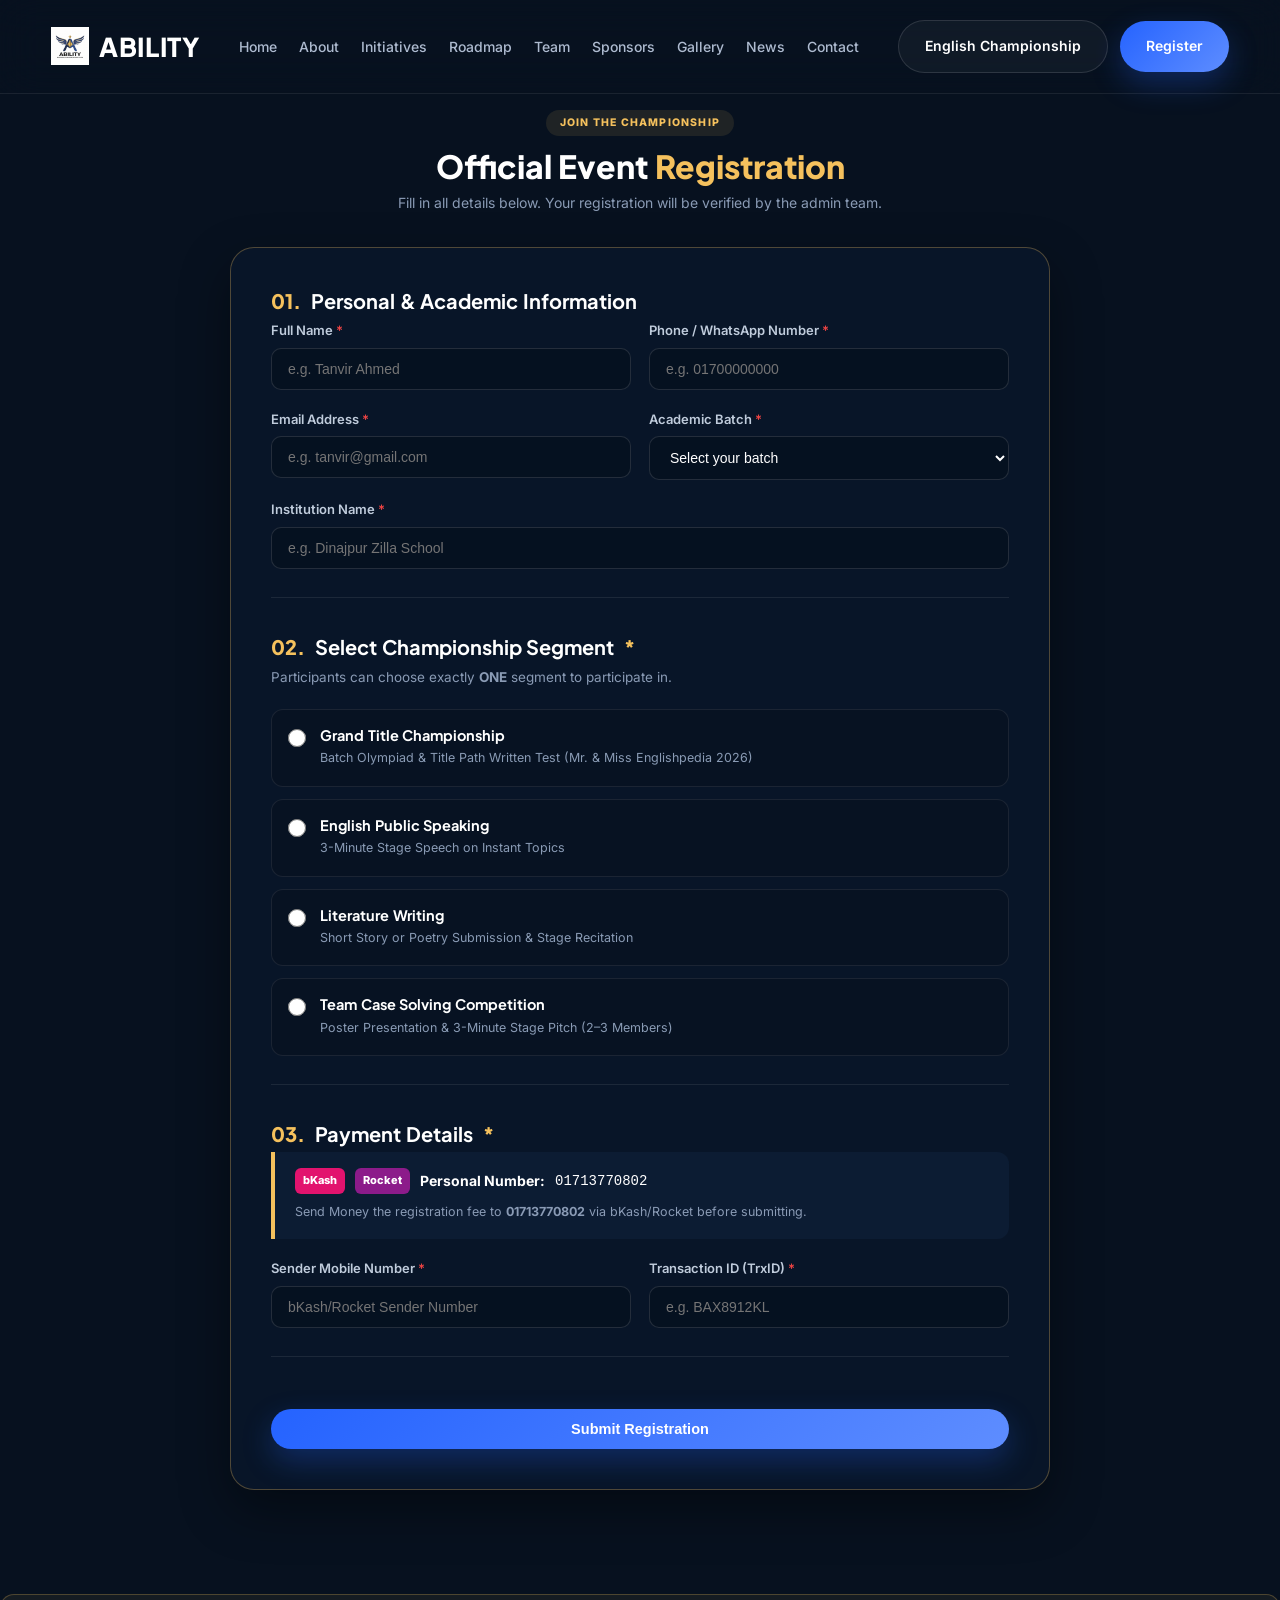
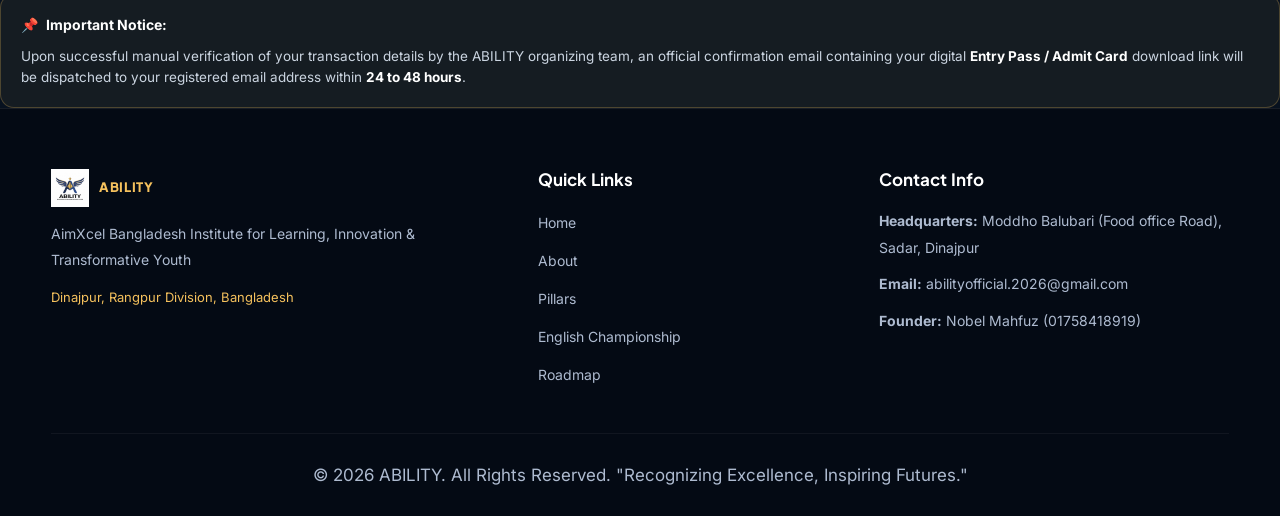
<file: register.html>
<!DOCTYPE html>
<html lang="en">
<head>
    <meta charset="UTF-8">
    <meta name="viewport" content="width=device-width, initial-scale=1.0">
    <title>Register | Ability English Championship 2026</title>
    <meta name="description" content="Official registration form for Ability English Championship 2026. Join the flagship academic festival in Dinajpur!">
    
    <link rel="preconnect" href="https://fonts.googleapis.com">
    <link rel="preconnect" href="https://fonts.gstatic.com" crossorigin>
    <link href="https://fonts.googleapis.com/css2?family=Inter:wght@300;400;500;600;700&family=Plus+Jakarta+Sans:wght@600;700;800&display=swap" rel="stylesheet">
    
    <link rel="stylesheet" href="assets/css/style.css">
</head>
<body>

<!-- ================= HEADER ================= -->
    <header class="header">
        <div class="container">
            <nav class="navbar">
                <a href="index.html" class="logo">
                    <img src="assets/images/logo.png" alt="ABILITY Logo">
                    <span>ABILITY</span>
                </a>

                <ul class="nav-menu">
                    <li><a href="index.html">Home</a></li>
                    <li><a href="index.html#about">About</a></li>
                    <li><a href="index.html#pillars">Initiatives</a></li>
                    <li><a href="index.html#roadmap">Roadmap</a></li>
                    <li><a href="team.html">Team</a></li>
                    <li><a href="sponsors.html">Sponsors</a></li>
                    <li><a href="gallery.html">Gallery</a></li>
                    <li><a href="news.html">News</a></li>
                    <li><a href="contact.html">Contact</a></li>
                    
                    <!-- Mobile Drawer Buttons -->
                    <li class="mobile-only-link"><a href="english-championship.html" class="btn btn-outline" style="text-align:center;">English Championship</a></li>
                    <li class="mobile-only-link"><a href="register.html" class="btn btn-primary" style="text-align:center;">Register</a></li>
                </ul>

                <div class="nav-buttons">
                    <a href="english-championship.html" class="btn btn-outline">English Championship</a>
                    <a href="register.html" class="btn btn-primary">Register</a>
                </div>

                <div class="menu-btn" id="menu-btn">
                    <span></span>
                    <span></span>
                    <span></span>
                </div>
            </nav>
        </div>
    </header>

    <!-- ================= REGISTRATION FORM SECTION ================= -->
    <section class="registration-section">
        <div class="container">
            
            <div class="section-title-wrapper" style="text-align: center; width: 100%; margin: 0 auto 30px auto;">
                <span class="styled-section-tag" style="margin: 0 auto 10px auto;">JOIN THE CHAMPIONSHIP</span>
                <h2 class="main-section-heading" style="text-align: center;">Official Event <span>Registration</span></h2>
                <p class="section-subtext" style="text-align: center;">Fill in all details below. Your registration will be verified by the admin team.</p>
            </div>

            <div class="registration-card-wrapper">
                <form id="registrationForm" class="registration-form">
                    
                    <!-- STEP 1: PERSONAL INFORMATION -->
                    <div class="form-step-block">
                        <h3 class="form-step-title"><span>01.</span> Personal & Academic Information</h3>
                        
                        <div class="form-grid">
                            <div class="input-group">
                                <label for="fullName">Full Name <span class="required">*</span></label>
                                <input type="text" id="fullName" name="fullName" placeholder="e.g. Tanvir Ahmed" required>
                            </div>

                            <div class="input-group">
                                <label for="phone">Phone / WhatsApp Number <span class="required">*</span></label>
                                <input type="tel" id="phone" name="phone" placeholder="e.g. 01700000000" required>
                            </div>

                            <div class="input-group">
                                <label for="email">Email Address <span class="required">*</span></label>
                                <input type="email" id="email" name="email" placeholder="e.g. tanvir@gmail.com" required>
                            </div>

                            <!-- EXACT 5 BATCH OPTIONS -->
                            <div class="input-group">
                                <label for="batch">Academic Batch <span class="required">*</span></label>
                                <select id="batch" name="batch" required>
                                    <option value="" disabled selected>Select your batch</option>
                                    <option value="Class 8">Class 8</option>
                                    <option value="Class 9">Class 9</option>
                                    <option value="Class 10">Class 10</option>
                                    <option value="HSC 1st Year">HSC 1st Year</option>
                                    <option value="HSC 2nd Year">HSC 2nd Year</option>
                                </select>
                            </div>

                            <div class="input-group full-width">
                                <label for="institution">Institution Name <span class="required">*</span></label>
                                <input type="text" id="institution" name="institution" placeholder="e.g. Dinajpur Zilla School" required>
                            </div>
                        </div>
                    </div>

                    <!-- STEP 2: SINGLE SEGMENT SELECTION (RADIO BUTTONS) -->
                    <div class="form-step-block">
                        <h3 class="form-step-title"><span>02.</span> Select Championship Segment <span class="required">*</span></h3>
                        <p class="form-step-subtitle">Participants can choose exactly <strong>ONE</strong> segment to participate in.</p>

                        <div class="checkbox-segments-grid">
                            
                            <!-- SEGMENT 1 -->
                            <label class="segment-checkbox-card">
                                <input type="radio" name="segment" value="Grand Title Championship" required>
                                <div class="segment-info">
                                    <h4>Grand Title Championship</h4>
                                    <p>Batch Olympiad & Title Path Written Test (Mr. & Miss Englishpedia 2026)</p>
                                </div>
                            </label>

                            <!-- SEGMENT 2 -->
                            <label class="segment-checkbox-card">
                                <input type="radio" name="segment" value="English Public Speaking" required>
                                <div class="segment-info">
                                    <h4>English Public Speaking</h4>
                                    <p>3-Minute Stage Speech on Instant Topics</p>
                                </div>
                            </label>

                            <!-- SEGMENT 3 -->
                            <label class="segment-checkbox-card">
                                <input type="radio" name="segment" value="Literature Writing" required>
                                <div class="segment-info">
                                    <h4>Literature Writing</h4>
                                    <p>Short Story or Poetry Submission & Stage Recitation</p>
                                </div>
                            </label>

                            <!-- SEGMENT 4 (TEAM) -->
                            <label class="segment-checkbox-card">
                                <input type="radio" id="teamCaseSolvingRadio" name="segment" value="Team Case Solving" required>
                                <div class="segment-info">
                                    <h4>Team Case Solving Competition</h4>
                                    <p>Poster Presentation & 3-Minute Stage Pitch (2–3 Members)</p>
                                </div>
                            </label>

                        </div>

                        <!-- DYNAMIC TEAM DETAILS (SHOWN WHEN TEAM CASE SOLVING IS SELECTED) -->
                        <div id="teamDetailsBlock" class="team-details-block" style="display: none;">
                            <h4 class="team-block-title">👥 Team Information</h4>
                            <div class="form-grid">
                                <div class="input-group full-width">
                                    <label for="teamName">Team Name <span class="required">*</span></label>
                                    <input type="text" id="teamName" name="teamName" placeholder="e.g. Dinajpur Innovators">
                                </div>
                                <div class="input-group">
                                    <label for="member2">Member 2 Name & Contact <span class="required">*</span></label>
                                    <input type="text" id="member2" name="member2" placeholder="Name & Phone No.">
                                </div>
                                <div class="input-group">
                                    <label for="member3">Member 3 Name & Contact (Optional)</label>
                                    <input type="text" id="member3" name="member3" placeholder="Name & Phone No.">
                                </div>
                            </div>
                        </div>

                    </div>

                    <!-- STEP 3: PAYMENT DETAILS (BKASH & ROCKET) -->
                    <div class="form-step-block">
                        <h3 class="form-step-title"><span>03.</span> Payment Details <span class="required">*</span></h3>
                        
                        <div class="payment-notice-card">
                            <div class="payment-method">
                                <span class="method-badge bkash">bKash</span>
                                <span class="method-badge rocket">Rocket</span>
                                <strong>Personal Number:</strong> <code>01713770802</code>
                            </div>
                            <p class="payment-note">Send Money the registration fee to <strong>01713770802</strong> via bKash/Rocket before submitting.</p>
                        </div>

                        <div class="form-grid" style="margin-top: 18px;">
                            <div class="input-group">
                                <label for="paymentNumber">Sender Mobile Number <span class="required">*</span></label>
                                <input type="tel" id="paymentNumber" name="paymentNumber" placeholder="bKash/Rocket Sender Number" required>
                            </div>

                            <div class="input-group">
                                <label for="trxId">Transaction ID (TrxID) <span class="required">*</span></label>
                                <input type="text" id="trxId" name="trxId" placeholder="e.g. BAX8912KL" required>
                            </div>
                        </div>
                    </div>

                    <!-- SUBMIT BUTTON -->
                    <div class="form-submit-wrapper text-center">
                        <button type="submit" id="submitBtn" class="btn btn-primary btn-large btn-full">Submit Registration</button>
                    </div>

                </form>
            </div>

        </div>
    </section>
<!-- ================= IMPORTANT ADVISORY NOTE ================= -->
<div class="registration-note-card">
    <div class="note-header">
        <span class="note-icon">📌</span>
        <strong>Important Notice:</strong>
    </div>
    <p>
        Upon successful manual verification of your transaction details by the ABILITY organizing team, an official confirmation email containing your digital <strong>Entry Pass / Admit Card</strong> download link will be dispatched to your registered email address within <strong>24 to 48 hours</strong>.
    </p>
</div>
    <!-- ================= FOOTER ================= -->
    <footer class="footer">
        <div class="container">
            <div class="footer-grid">
                <div class="footer-brand">
                    <a href="index.html" class="logo">
                        <img src="assets/images/logo.png" alt="ABILITY Logo">
                        <span>ABILITY</span>
                    </a>
                    <p>AimXcel Bangladesh Institute for Learning, Innovation & Transformative Youth</p>
                    <span>Dinajpur, Rangpur Division, Bangladesh</span>
                </div>

                <div class="footer-links">
                    <h4>Quick Links</h4>
                    <ul>
                        <li><a href="index.html">Home</a></li>
                        <li><a href="index.html#about">About</a></li>
                        <li><a href="index.html#pillars">Pillars</a></li>
                        <li><a href="english-championship.html">English Championship</a></li>
                        <li><a href="index.html#roadmap">Roadmap</a></li>
                    </ul>
                </div>

                <div class="footer-contact">
                    <h4>Contact Info</h4>
                    <p><strong>Headquarters:</strong> Moddho Balubari (Food office Road), Sadar, Dinajpur</p>
                    <p><strong>Email:</strong> abilityofficial.2026@gmail.com</p>
                    <p><strong>Founder:</strong> Nobel Mahfuz (01758418919)</p>
                </div>
            </div>

            <div class="footer-bottom">
                <p>&copy; 2026 ABILITY. All Rights Reserved. "Recognizing Excellence, Inspiring Futures."</p>
            </div>
        </div>
    </footer>

    <script src="assets/js/script.js"></script>
    <script>
        // TOGGLE TEAM DETAILS AND ENFORCE RADIO BUTTON VALIDATION
        const segmentRadios = document.querySelectorAll('input[name="segment"]');
        const teamDetailsBlock = document.getElementById('teamDetailsBlock');
        const teamNameInput = document.getElementById('teamName');
        const member2Input = document.getElementById('member2');

        segmentRadios.forEach(radio => {
            radio.addEventListener('change', function() {
                if (this.value === 'Team Case Solving') {
                    teamDetailsBlock.style.display = 'block';
                    teamNameInput.required = true;
                    member2Input.required = true;
                } else {
                    teamDetailsBlock.style.display = 'none';
                    teamNameInput.required = false;
                    member2Input.required = false;
                }
            });
        });
    </script>
</body>
</html>
</file>
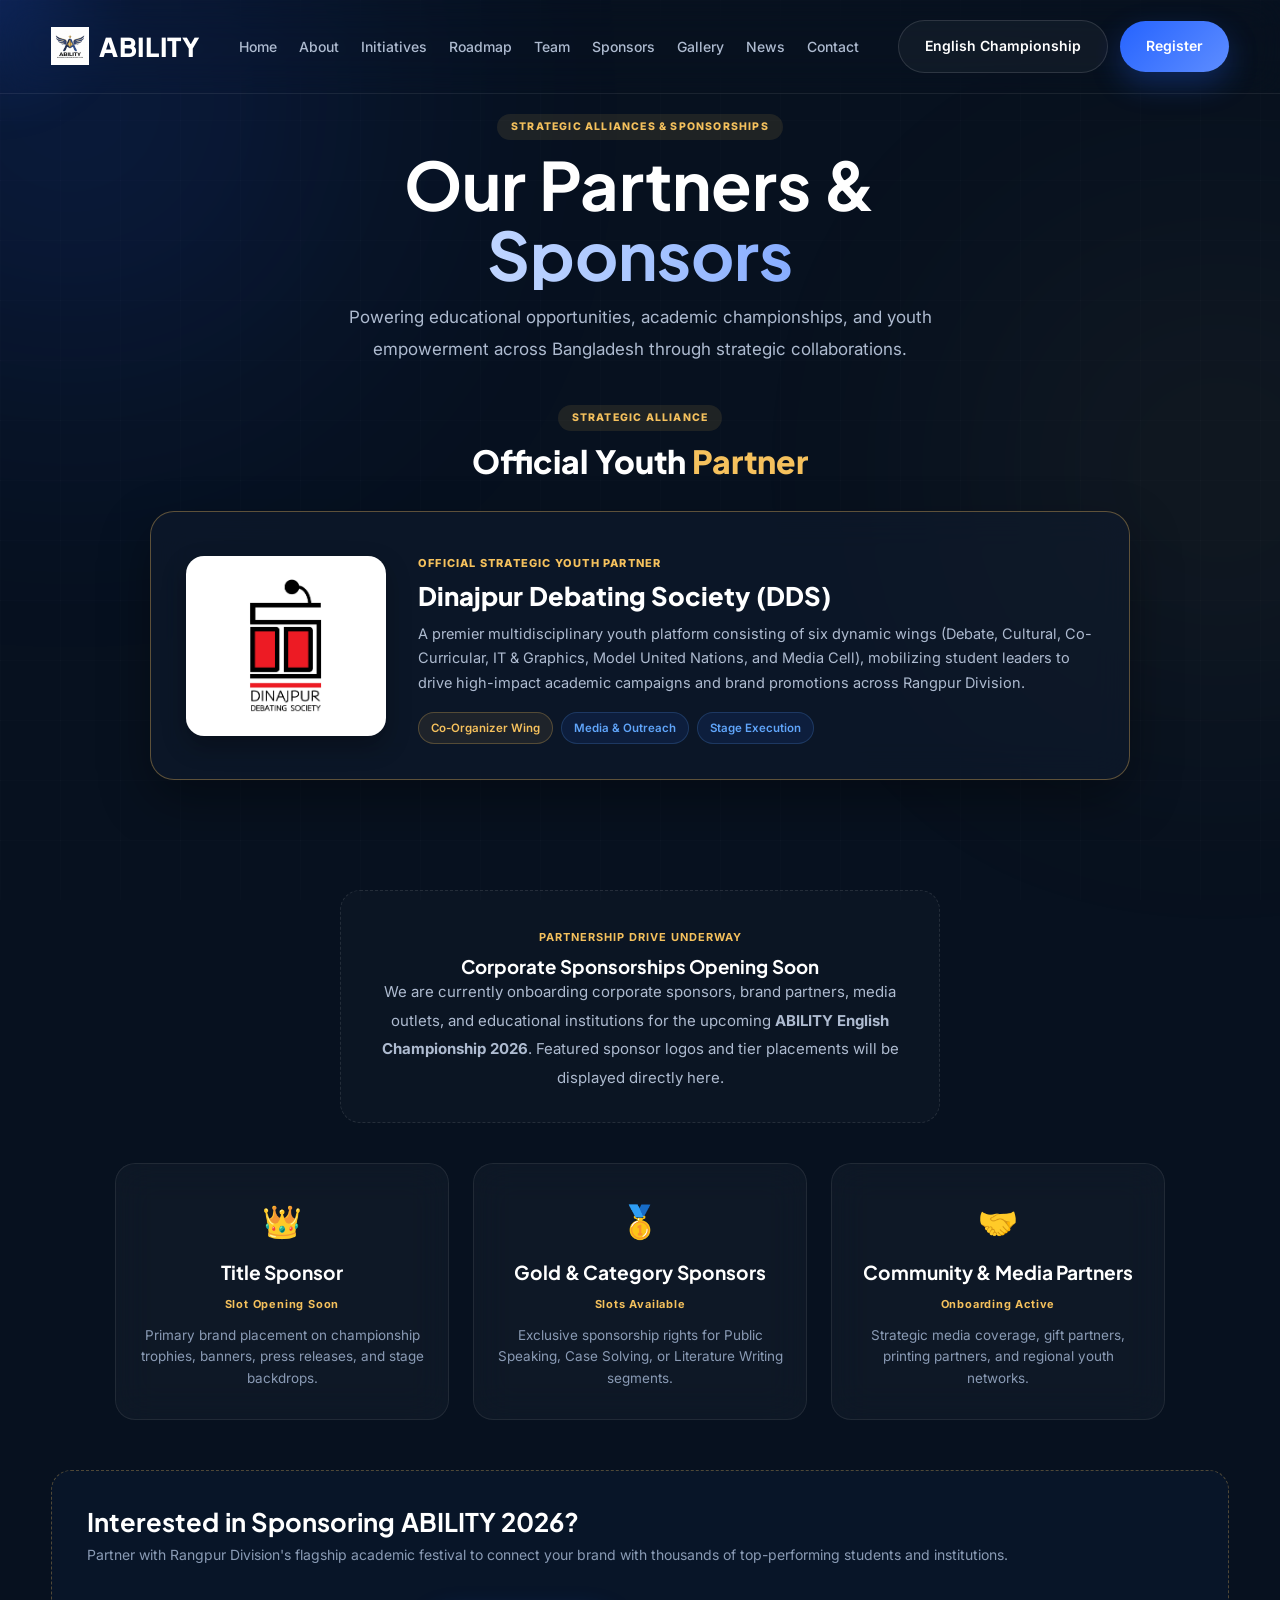
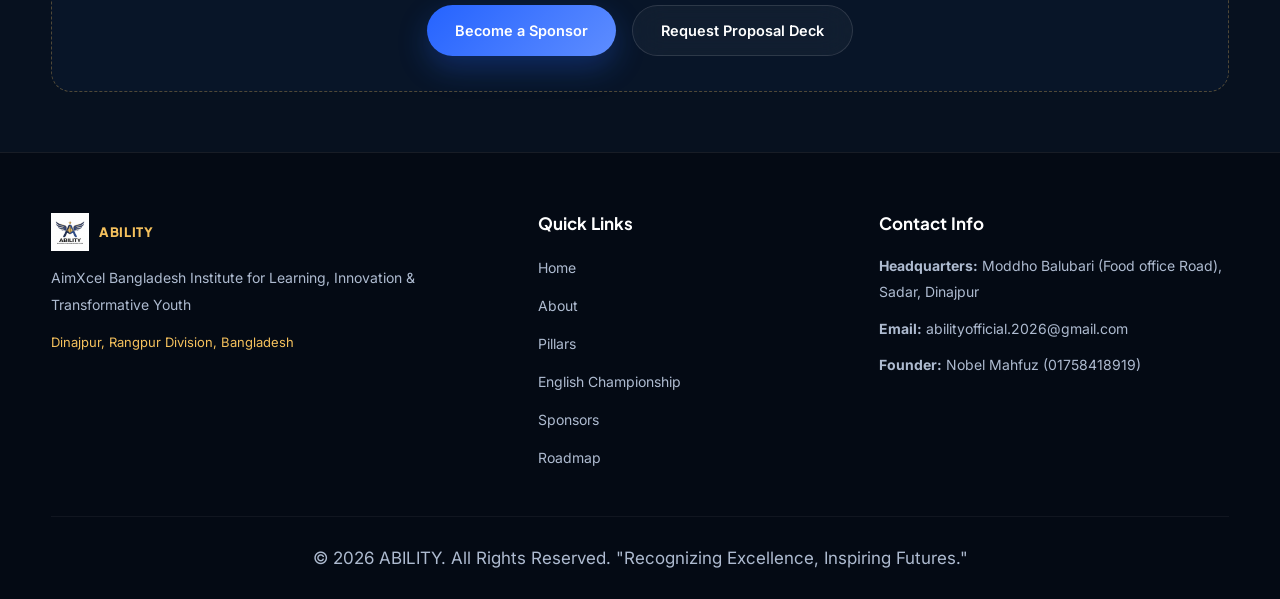
<file: sponsors.html>
<!DOCTYPE html>
<html lang="en">
<head>
    <meta charset="UTF-8">
    <meta name="viewport" content="width=device-width, initial-scale=1.0">
    <title>Sponsors & Partners | ABILITY</title>
    <meta name="description" content="Official partners, sponsors, and strategic youth alliances supporting ABILITY initiatives across Bangladesh.">
    
    <link rel="preconnect" href="https://fonts.googleapis.com">
    <link rel="preconnect" href="https://fonts.gstatic.com" crossorigin>
    <link href="https://fonts.googleapis.com/css2?family=Inter:wght@300;400;500;600;700&family=Plus+Jakarta+Sans:wght@600;700;800&display=swap" rel="stylesheet">
    
    <link rel="stylesheet" href="assets/css/style.css">
</head>
<body>

    <!-- ================= BACKGROUND DECORATION ================= -->
    <div class="background-grid"></div>
    <div class="background-glow glow-1"></div>
    <div class="background-glow glow-2"></div>
    <div class="mouse-glow"></div>

<!-- ================= HEADER ================= -->
    <header class="header">
        <div class="container">
            <nav class="navbar">
                <a href="index.html" class="logo">
                    <img src="assets/images/logo.png" alt="ABILITY Logo">
                    <span>ABILITY</span>
                </a>

                <ul class="nav-menu">
                    <li><a href="index.html">Home</a></li>
                    <li><a href="index.html#about">About</a></li>
                    <li><a href="index.html#pillars">Initiatives</a></li>
                    <li><a href="index.html#roadmap">Roadmap</a></li>
                    <li><a href="team.html">Team</a></li>
                    <li><a href="sponsors.html">Sponsors</a></li>
                    <li><a href="gallery.html">Gallery</a></li>
                    <li><a href="news.html">News</a></li>
                    <li><a href="contact.html">Contact</a></li>
                    
                    <!-- Mobile Drawer Buttons -->
                    <li class="mobile-only-link"><a href="english-championship.html" class="btn btn-outline" style="text-align:center;">English Championship</a></li>
                    <li class="mobile-only-link"><a href="register.html" class="btn btn-primary" style="text-align:center;">Register</a></li>
                </ul>

                <div class="nav-buttons">
                    <a href="english-championship.html" class="btn btn-outline">English Championship</a>
                    <a href="register.html" class="btn btn-primary">Register</a>
                </div>

                <div class="menu-btn" id="menu-btn">
                    <span></span>
                    <span></span>
                    <span></span>
                </div>
            </nav>
        </div>
    </header>

    <!-- ================= PAGE HERO ================= -->
    <section class="page-hero">
        <div class="container">
            <span class="styled-section-tag">STRATEGIC ALLIANCES & SPONSORSHIPS</span>
            <h1 class="hero-title">Our Partners & <span>Sponsors</span></h1>
            <p class="hero-description">
                Powering educational opportunities, academic championships, and youth empowerment across Bangladesh through strategic collaborations.
            </p>
        </div>
    </section>

    <!-- ================= SECTION 1: STRATEGIC YOUTH PARTNER SPOTLIGHT ================= -->
    <section class="sponsors-section">
        <div class="container">
            
            <div class="section-title-wrapper text-center">
                <span class="styled-section-tag">STRATEGIC ALLIANCE</span>
                <h2 class="main-section-heading">Official Youth <span>Partner</span></h2>
            </div>

            <div class="partner-spotlight-card">
                <div class="partner-logo-box">
                    <img src="assets/images/dds.jpg" alt="Dinajpur Debating Society (DDS)" class="partner-logo-img">
                </div>
                <div class="partner-info-content">
                    <span class="partner-badge">OFFICIAL STRATEGIC YOUTH PARTNER</span>
                    <h3>Dinajpur Debating Society (DDS)</h3>
                    <p>
                        A premier multidisciplinary youth platform consisting of six dynamic wings (Debate, Cultural, Co-Curricular, IT & Graphics, Model United Nations, and Media Cell), mobilizing student leaders to drive high-impact academic campaigns and brand promotions across Rangpur Division.
                    </p>
                    <div class="partner-tags-row">
                        <span class="pill gold-pill">Co-Organizer Wing</span>
                        <span class="pill blue-pill">Media & Outreach</span>
                        <span class="pill blue-pill">Stage Execution</span>
                    </div>
                </div>
            </div>

        </div>
    </section>

    <!-- ================= SECTION 2: SPONSOR TIERS STANDBY NOTICE ================= -->
    <section class="sponsors-standby-section">
        <div class="container">
            
            <div class="empty-panel-notice gallery-notice">
                <span class="leadership-badge">PARTNERSHIP DRIVE UNDERWAY</span>
                <h3>Corporate Sponsorships Opening Soon</h3>
                <p>
                    We are currently onboarding corporate sponsors, brand partners, media outlets, and educational institutions for the upcoming <strong>ABILITY English Championship 2026</strong>. Featured sponsor logos and tier placements will be displayed directly here.
                </p>
            </div>

            <!-- SPONSOR TIERS PREVIEW GRID -->
            <div class="sponsors-preview-grid">
                
                <div class="sponsor-tier-card">
                    <div class="tier-icon">👑</div>
                    <h4>Title Sponsor</h4>
                    <span class="tier-status">Slot Opening Soon</span>
                    <p>Primary brand placement on championship trophies, banners, press releases, and stage backdrops.</p>
                </div>

                <div class="sponsor-tier-card">
                    <div class="tier-icon">🥇</div>
                    <h4>Gold & Category Sponsors</h4>
                    <span class="tier-status">Slots Available</span>
                    <p>Exclusive sponsorship rights for Public Speaking, Case Solving, or Literature Writing segments.</p>
                </div>

                <div class="sponsor-tier-card">
                    <div class="tier-icon">🤝</div>
                    <h4>Community & Media Partners</h4>
                    <span class="tier-status">Onboarding Active</span>
                    <p>Strategic media coverage, gift partners, printing partners, and regional youth networks.</p>
                </div>

            </div>

            <!-- SPONSOR CALL TO ACTION CARD -->
            <div class="cta-banner-card text-center" style="margin-top: 50px;">
                <h3>Interested in Sponsoring ABILITY 2026?</h3>
                <p>Partner with Rangpur Division's flagship academic festival to connect your brand with thousands of top-performing students and institutions.</p>
                <div class="cta-buttons-row">
                    <a href="contact.html" class="btn btn-primary btn-large">Become a Sponsor</a>
                    <a href="mailto:abilityofficial.2026@gmail.com" class="btn btn-outline btn-large">Request Proposal Deck</a>
                </div>
            </div>

        </div>
    </section>

    <!-- ================= FOOTER ================= -->
    <footer class="footer">
        <div class="container">
            <div class="footer-grid">
                <div class="footer-brand">
                    <a href="index.html" class="logo">
                        <img src="assets/images/logo.png" alt="ABILITY Logo">
                        <span>ABILITY</span>
                    </a>
                    <p>AimXcel Bangladesh Institute for Learning, Innovation & Transformative Youth</p>
                    <span>Dinajpur, Rangpur Division, Bangladesh</span>
                </div>

                <div class="footer-links">
                    <h4>Quick Links</h4>
                    <ul>
                        <li><a href="index.html">Home</a></li>
                        <li><a href="index.html#about">About</a></li>
                        <li><a href="index.html#pillars">Pillars</a></li>
                        <li><a href="english-championship.html">English Championship</a></li>
                        <li><a href="sponsors.html">Sponsors</a></li>
                        <li><a href="index.html#roadmap">Roadmap</a></li>
                    </ul>
                </div>

                <div class="footer-contact">
                    <h4>Contact Info</h4>
                    <p><strong>Headquarters:</strong> Moddho Balubari (Food office Road), Sadar, Dinajpur</p>
                    <p><strong>Email:</strong> abilityofficial.2026@gmail.com</p>
                    <p><strong>Founder:</strong> Nobel Mahfuz (01758418919)</p>
                </div>
            </div>

            <div class="footer-bottom">
                <p>&copy; 2026 ABILITY. All Rights Reserved. "Recognizing Excellence, Inspiring Futures."</p>
            </div>
        </div>
    </footer>

    <script src="assets/js/script.js"></script>
</body>
</html>
</file>
<file: assets/css/style.css>
/*====================================================
ABILITY 2.0 PREMIUM DESIGN SYSTEM
Refactored & Consolidated Sheet
====================================================*/
/*==============================
ROOT VARIABLES
==============================*/
:root {
  --navy: #07111F;
  --surface: #101B2D;
  --surface-light: #16243C;
  --surface-hover: #1B2C49;
  --primary: #2563FF;
  --primary-light: #5E8DFF;
  --primary-dark: #1A4FD9;
  --gold: #F5C15D;
  --gold-soft: #FFD980;
  --white: #FFFFFF;
  --text: #EDF3FF;
  --muted: #AEBBD0;
  --border: rgba(255, 255, 255, 0.08);
  --border-light: rgba(255, 255, 255, 0.12);
  --border-gold: rgba(245, 193, 93, 0.35);
  --shadow-sm: 0 10px 30px rgba(0, 0, 0, 0.18);
  --shadow: 0 25px 70px rgba(0, 0, 0, 0.35);
  --shadow-lg: 0 35px 90px rgba(0, 0, 0, 0.50);
  --radius: 24px;
  --radius-small: 18px;
  --transition: 0.35s ease;
  --container: 1340px;
}
/*==============================
RESET & GLOBAL SCROLL OVERLAP FIX
==============================*/
* {
  margin: 0;
  padding: 0;
  box-sizing: border-box;
}
html {
  scroll-behavior: smooth;
  scroll-padding-top: 110px; /* Header clearance fix */
}
body {
  background: var(--navy);
  color: var(--text);
  font-family: 'Inter', sans-serif;
  line-height: 1.75;
  overflow-x: hidden;
  position: relative;
  text-rendering: optimizeLegibility;
  -webkit-font-smoothing: antialiased;
  -moz-osx-font-smoothing: grayscale;
}
/*==============================
SELECTION & SCROLLBAR
==============================*/
::selection {
  background: var(--gold);
  color: #000;
}
::-webkit-scrollbar {
  width: 11px;
}
::-webkit-scrollbar-track {
  background: #08111C;
}
::-webkit-scrollbar-thumb {
  background: linear-gradient(180deg, var(--primary), var(--gold));
  border-radius: 999px;
  border: 2px solid #08111C;
}
::-webkit-scrollbar-thumb:hover {
  background: linear-gradient(180deg, var(--primary-light), var(--gold-soft));
}
/*==============================
BASE ELEMENTS
==============================*/
img {
  display: block;
  max-width: 100%;
  height: auto;
  user-select: none;
}
a {
  text-decoration: none;
  color: inherit;
  transition: var(--transition);
}
ul {
  list-style: none;
}
.container {
  width: min(92%, var(--container));
  margin-inline: auto;
  position: relative;
  z-index: 2;
}
/* TIGHTENED SECTION SPACING */
section {
  position: relative;
  padding: 65px 0;
  overflow: hidden;
}
h1, h2, h3, h4, h5 {
  font-family: 'Plus Jakarta Sans', sans-serif;
  font-weight: 700;
  line-height: 1.25;
  letter-spacing: 0px !important; /* FIXED: Removed -1.2px squishing */
  word-spacing: 0.5px !important;  /* FIXED: Ensures clear word separation */
  color: var(--white);
  text-shadow: none !important;    /* FIXED: Removes blurry glow */
  filter: none !important;
}
p {
  font-size: 17px;
  line-height: 1.9;
  color: var(--muted);
  text-shadow: none !important;
  filter: none !important;
}
/*==============================
BACKGROUND DECORATION
==============================*/
.background-grid {
  position: fixed;
  inset: 0;
  background-image:
    linear-gradient(rgba(255, 255, 255, .03) 1px, transparent 1px),
    linear-gradient(90deg, rgba(255, 255, 255, .03) 1px, transparent 1px);
  background-size: 60px 60px;
  opacity: .45;
  pointer-events: none;
  z-index: -3;
}
.background-glow {
  position: fixed;
  border-radius: 50%;
  filter: blur(150px);
  pointer-events: none;
  z-index: -2;
}
.glow-1 {
  width: 480px;
  height: 480px;
  background: #215CFF;
  left: -170px;
  top: -140px;
  opacity: .20;
}
.glow-2 {
  width: 420px;
  height: 420px;
  background: #F5C15D;
  right: -150px;
  top: 260px;
  opacity: .08;
}
.mouse-glow {
  position: fixed;
  width: 260px;
  height: 260px;
  border-radius: 50%;
  background: radial-gradient(circle, rgba(37, 99, 255, .18), rgba(37, 99, 255, .08) 35%, transparent 72%);
  pointer-events: none;
  transform: translate(-50%, -50%);
  filter: blur(12px);
  z-index: -1;
}
/*====================================================
HEADER & NAVBAR
====================================================*/
.header {
  position: fixed;
  top: 0;
  left: 0;
  width: 100%;
  z-index: 1000;
  padding: 16px 0;
  transition: all .35s ease;
  background: rgba(7, 17, 31, .75);
  backdrop-filter: blur(20px);
  -webkit-backdrop-filter: blur(20px);
  border-bottom: 1px solid rgba(255, 255, 255, .08);
}
.header.scrolled {
  padding: 12px 0;
  background: rgba(7, 17, 31, .92);
  box-shadow: 0 10px 40px rgba(0, 0, 0, .22);
}
.navbar {
  display: flex;
  align-items: center;
  justify-content: space-between;
  gap: 32px;
}
.logo {
  display: flex;
  align-items: center;
  gap: 15px;
  transition: var(--transition);
}
.logo:hover {
  transform: translateY(-2px);
}
.logo img {
  width: 52px;
  height: 52px;
  object-fit: contain;
}
.logo span {
  font-family: 'Plus Jakarta Sans', sans-serif;
  font-size: 26px;
  font-weight: 800;
  letter-spacing: .6px;
  color: var(--white);
}
.nav-menu {
  display: flex;
  align-items: center;
  gap: 32px;
}
.nav-menu a {
  position: relative;
  font-size: 15px;
  font-weight: 600;
  color: var(--muted);
  transition: var(--transition);
}
.nav-menu a:hover {
  color: var(--white);
}
.nav-menu a::after {
  content: "";
  position: absolute;
  left: 0;
  bottom: -6px;
  width: 0;
  height: 2px;
  border-radius: 999px;
  background: linear-gradient(90deg, var(--gold), var(--primary-light));
  transition: .35s;
}
.nav-menu a:hover::after {
  width: 100%;
}
.nav-buttons {
  display: flex;
  align-items: center;
  gap: 14px;
}
/*====================================================
BUTTONS
====================================================*/
.btn {
  display: inline-flex;
  align-items: center;
  justify-content: center;
  padding: 13px 26px;
  border-radius: 999px;
  font-size: 14px;
  font-weight: 600;
  cursor: pointer;
  transition: all .35s ease;
  user-select: none;
}
.btn-primary {
  background: linear-gradient(135deg, #2563FF, #5E8DFF);
  color: #fff;
  border: none;
  box-shadow: 0 12px 30px rgba(37, 99, 255, .28);
}
.btn-primary:hover {
  transform: translateY(-3px);
  box-shadow: 0 18px 45px rgba(37, 99, 255, .42);
}
.btn-outline {
  background: rgba(255, 255, 255, .04);
  border: 1px solid rgba(255, 255, 255, .12);
  backdrop-filter: blur(16px);
  -webkit-backdrop-filter: blur(16px);
  color: #fff;
}
.btn-outline:hover {
  transform: translateY(-3px);
  border-color: rgba(245, 193, 93, .45);
  background: rgba(245, 193, 93, .08);
}
.menu-btn {
  display: none;
  width: 40px;
  height: 40px;
  cursor: pointer;
  flex-direction: column;
  justify-content: center;
  gap: 6px;
}
.menu-btn span {
  width: 100%;
  height: 3px;
  border-radius: 999px;
  background: #fff;
}
/*====================================================
HERO
====================================================*/
.hero {
  min-height: auto;
  display: flex;
  align-items: center;
  padding: 130px 0 45px 0; /* Header headroom offset */
  overflow: hidden;
}
.hero-grid {
  display: grid;
  grid-template-columns: 1.08fr .92fr;
  align-items: center;
  gap: 60px;
}
.hero-content {
  position: relative;
  z-index: 5;
}
.section-tag {
  display: inline-flex;
  align-items: center;
  padding: 8px 18px;
  border-radius: 999px;
  border: 1px solid rgba(245, 193, 93, .25);
  background: rgba(245, 193, 93, .08);
  backdrop-filter: blur(18px);
  color: var(--gold);
  font-size: 13px;
  font-weight: 700;
  letter-spacing: .8px;
  text-transform: uppercase;
  margin-bottom: 20px;
}
.hero-title {
  font-size: clamp(3.2rem, 5.2vw, 4.6rem);
  line-height: 1.05;
  color: #fff;
  margin-bottom: 20px;
}
.hero-title span {
  display: block;
  background: linear-gradient(90deg, #ffffff, #A9C6FF, #2563FF);
  -webkit-background-clip: text;
  -webkit-text-fill-color: transparent;
}
.hero-description {
  max-width: 600px;
  font-size: 17px;
  line-height: 1.85;
  color: var(--muted);
  margin-bottom: 30px;
}
.hero-buttons {
  display: flex;
  flex-wrap: wrap;
  gap: 16px;
  margin-bottom: 28px;
}
.hero-stats {
  display: flex;
  gap: 16px;
  flex-wrap: wrap;
}
.stat-card {
  position: relative;
  overflow: hidden;
  min-width: 150px;
  padding: 20px;
  border-radius: 20px;
  background: rgba(255, 255, 255, .03);
  border: 1px solid rgba(255, 255, 255, .08);
  backdrop-filter: blur(18px);
  transition: .35s;
}
.stat-card::before {
  content: "";
  position: absolute;
  left: 0;
  top: 0;
  width: 100%;
  height: 3px;
  background: linear-gradient(90deg, var(--gold), var(--primary));
}
.stat-card:hover {
  transform: translateY(-6px);
  border-color: rgba(245, 193, 93, .40);
  box-shadow: 0 20px 40px rgba(0, 0, 0, .30);
}
.stat-card h3 {
  font-size: 32px;
  color: #fff;
  margin-bottom: 6px;
}
.stat-card p {
  font-size: 14px;
  color: var(--muted);
}
/* HERO VISUAL & KNOWLEDGE NETWORK */
.hero-visual {
  position: relative;
  display: flex;
  align-items: center;
  justify-content: center;
  min-height: 500px;
}
.knowledge-network {
  position: relative;
  width: 560px;
  height: 560px;
}
.network-center {
  position: absolute;
  left: 50%;
  top: 50%;
  transform: translate(-50%, -50%);
  text-align: center;
  z-index: 5;
}
.center-glow {
  position: absolute;
  width: 250px;
  height: 250px;
  border-radius: 50%;
  background: radial-gradient(circle, rgba(37, 99, 255, .45), transparent 70%);
  filter: blur(30px);
  animation: centerPulse 5s ease-in-out infinite;
}
.center-circle {
  width: 110px;
  height: 110px;
  border-radius: 50%;
  background: linear-gradient(135deg, #163B96, #2563FF);
  display: flex;
  align-items: center;
  justify-content: center;
  border: 2px solid rgba(255, 255, 255, .18);
  box-shadow: 0 15px 35px rgba(37, 99, 255, .35);
  position: relative;
  z-index: 2;
}
.center-circle img {
  width: 62px;
}
.network-center h4 {
  margin-top: 14px;
  color: #fff;
  font-size: 20px;
  font-weight: 700;
}
.network-node {
  position: absolute;
  width: 170px;
  padding: 18px;
  border-radius: 20px;
  background: rgba(255, 255, 255, .03);
  border: 1px solid rgba(255, 255, 255, .08);
  backdrop-filter: blur(18px);
  text-align: center;
  transition: .35s ease;
  z-index: 3;
}
.network-node::before {
  content: "";
  position: absolute;
  left: 0;
  top: 0;
  width: 100%;
  height: 3px;
  background: linear-gradient(90deg, var(--gold), var(--primary));
}
.network-node:hover {
  transform: translateY(-6px);
  border-color: rgba(245, 193, 93, .35);
  box-shadow: 0 20px 40px rgba(0, 0, 0, .35);
}
.node-icon {
  width: 52px;
  height: 52px;
  margin: 0 auto 12px;
  display: flex;
  align-items: center;
  justify-content: center;
}
.node-icon img {
  width: 44px;
  height: 44px;
}
.network-node h5 {
  color: #fff;
  font-size: 16px;
  margin-bottom: 6px;
}
.network-node span {
  font-size: 13px;
  color: var(--muted);
}
.node-1 { left: 10px; top: 30px; }
.node-2 { right: 10px; top: 30px; }
.node-3 { left: 10px; bottom: 30px; }
.node-4 { right: 10px; bottom: 30px; }
/* SCROLL INDICATOR */
.scroll-indicator {
  position: absolute;
  left: 50%;
  bottom: 12px;
  transform: translateX(-50%);
  display: flex;
  flex-direction: column;
  align-items: center;
  gap: 8px;
  opacity: .8;
}
.scroll-indicator span {
  font-size: 11px;
  letter-spacing: 2px;
  text-transform: uppercase;
  color: var(--muted);
}
.scroll-mouse {
  width: 26px;
  height: 44px;
  border-radius: 999px;
  border: 2px solid rgba(255, 255, 255, .20);
  display: flex;
  justify-content: center;
  padding-top: 6px;
}
.scroll-wheel {
  width: 4px;
  height: 8px;
  border-radius: 20px;
  background: var(--gold);
  animation: wheel 2s infinite;
}
/*=========================================
IMPACT STATISTICS SECTION
=========================================*/
.impact {
  padding: 65px 0;
}
.section-heading {
  max-width: 720px;
  margin: 0 auto 45px;
  text-align: center;
}
.section-heading h2 {
  font-size: clamp(2.2rem, 4vw, 3.2rem);
  margin: 14px 0;
  color: #fff;
}
.section-heading h2 span {
  background: linear-gradient(90deg, var(--gold), var(--primary));
  -webkit-background-clip: text;
  -webkit-text-fill-color: transparent;
}
.impact-grid {
  display: grid;
  grid-template-columns: repeat(4, 1fr);
  gap: 24px;
  margin-bottom: 45px;
}
.impact-card {
  position: relative;
  padding: 32px 22px;
  text-align: center;
  border-radius: 22px;
  background: rgba(255, 255, 255, .03);
  border: 1px solid rgba(255, 255, 255, .08);
  backdrop-filter: blur(18px);
  transition: .35s;
}
.impact-card::before {
  content: "";
  position: absolute;
  left: 0;
  top: 0;
  width: 100%;
  height: 3px;
  background: linear-gradient(90deg, var(--gold), var(--primary));
}
.impact-card:hover {
  transform: translateY(-8px);
  border-color: rgba(245, 193, 93, .35);
  box-shadow: 0 25px 50px rgba(0, 0, 0, .35);
}
.impact-icon {
  width: 64px;
  height: 64px;
  margin: 0 auto 18px;
  border-radius: 18px;
  display: flex;
  align-items: center;
  justify-content: center;
  background: linear-gradient(135deg, #1A4FD9, #2563FF);
}
.impact-icon img {
  width: 36px;
  height: 36px;
  object-fit: contain;
}
.impact-card h3 {
  font-size: 2.2rem;
  margin-bottom: 8px;
  color: #fff;
}
.impact-card span {
  font-size: 13px;
  letter-spacing: .8px;
  text-transform: uppercase;
  color: var(--muted);
}
.impact-message {
  position: relative;
  max-width: 850px;
  margin: auto;
  padding: 45px;
  text-align: center;
  border-radius: 26px;
  background: linear-gradient(135deg, #152849, #0D1A2F);
  border: 1px solid rgba(255, 255, 255, .08);
}
.impact-message::before {
  content: "";
  position: absolute;
  left: 0;
  top: 0;
  width: 100%;
  height: 3px;
  background: linear-gradient(90deg, var(--gold), var(--primary));
}
.impact-message h3 {
  font-size: 1.8rem;
  margin-bottom: 14px;
  color: #fff;
}
/*=========================================
ABOUT SECTION & ORBITAL DIAGRAM (CENTERED)
=========================================*/
.about {
  padding: 65px 0;
  background: linear-gradient(180deg, #07111F, #091524);
}
.about-grid {
  display: grid;
  grid-template-columns: 1fr 1fr;
  align-items: center;
  gap: 60px;
}
.about-visual {
  display: flex;
  justify-content: center;
  align-items: center;
  position: relative;
  min-height: 420px;
  width: 100%;
}
.vision-circle {
  position: relative;
  width: 320px;
  height: 320px;
  border-radius: 50%;
  display: flex;
  justify-content: center;
  align-items: center;
  background: rgba(255, 255, 255, .02);
  border: 1px solid rgba(255, 255, 255, .10);
  box-shadow: 0 0 60px rgba(37, 99, 255, .12);
}
.vision-circle::before {
  content: "";
  position: absolute;
  inset: 10px;
  border-radius: 50%;
  border: 1px dashed rgba(255, 255, 255, .12);
  pointer-events: none;
}
.vision-core {
  width: 130px;
  height: 130px;
  border-radius: 50%;
  background: linear-gradient(135deg, #1D4ED8, #2563FF);
  display: flex;
  justify-content: center;
  align-items: center;
  border: 2px solid rgba(255, 255, 255, .20);
  box-shadow: 0 0 40px rgba(37, 99, 255, .40);
  z-index: 5;
}
.vision-core img {
  width: 68px;
  object-fit: contain;
}
.orbit {
  position: absolute;
  width: 64px;
  height: 64px;
  border-radius: 50%;
  display: flex;
  justify-content: center;
  align-items: center;
  background: #101B2D;
  border: 1px solid rgba(245, 193, 93, .35);
  box-shadow: 0 10px 25px rgba(0, 0, 0, .4);
  z-index: 6;
  transition: .35s ease;
}
.orbit:hover {
  transform: scale(1.12);
  border-color: var(--gold);
}
.orbit img {
  width: 34px;
  height: 34px;
  object-fit: contain;
}
.orbit-1 { top: -32px; left: calc(50% - 32px); }
.orbit-2 { right: -32px; top: calc(50% - 32px); }
.orbit-3 { bottom: -32px; left: calc(50% - 32px); }
.orbit-4 { left: -32px; top: calc(50% - 32px); }
.vision-line {
  position: absolute;
  background: linear-gradient(90deg, rgba(37, 99, 255, .35), rgba(245, 193, 93, .25));
  pointer-events: none;
}
.line-a { width: 320px; height: 1px; top: 50%; left: 0; transform: translateY(-50%); }
.line-b { width: 1px; height: 320px; left: 50%; top: 0; transform: translateX(-50%); }
.about-content h2 {
  font-size: clamp(2.4rem, 3.8vw, 3rem);
  margin-bottom: 20px;
}
.about-content h2 span {
  background: linear-gradient(90deg, #ffffff, #9DC0FF, #4F86FF);
  -webkit-background-clip: text;
  -webkit-text-fill-color: transparent;
}
.value-grid {
  display: grid;
  grid-template-columns: repeat(2, 1fr);
  gap: 22px;
  margin-top: 35px;
}
.value-card {
  position: relative;
  padding: 26px;
  border-radius: 22px;
  background: rgba(255, 255, 255, .03);
  border: 1px solid rgba(255, 255, 255, .08);
  backdrop-filter: blur(18px);
  transition: .35s;
}
.value-card::before {
  content: "";
  position: absolute;
  left: 0;
  top: 0;
  width: 100%;
  height: 3px;
  background: linear-gradient(90deg, var(--gold), var(--primary));
}
.value-card:hover {
  transform: translateY(-8px);
  border-color: rgba(245, 193, 93, .35);
}
.value-icon {
  width: 58px;
  height: 58px;
  border-radius: 16px;
  display: flex;
  align-items: center;
  justify-content: center;
  margin-bottom: 16px;
  background: linear-gradient(135deg, #2563FF, #1848D9);
}
.value-icon img {
  width: 38px;
  height: 38px;
  object-fit: contain;
}
.value-card h4 {
  font-size: 18px;
  margin-bottom: 8px;
  color: #fff;
}
.value-card span {
  font-size: 14px;
  color: var(--muted);
}
/*=========================================
CORE PILLARS SECTION
=========================================*/
.pillars {
  padding: 65px 0;
}
.pillars-layout {
  display: grid;
  grid-template-columns: 1fr 360px 1fr;
  gap: 32px;
  align-items: center;
  margin-top: 45px;
}
.pillar-column {
  display: flex;
  flex-direction: column;
  gap: 22px;
}
.pillar-card {
  position: relative;
  padding: 28px;
  border-radius: 22px;
  background: rgba(255, 255, 255, .03);
  border: 1px solid rgba(255, 255, 255, .08);
  backdrop-filter: blur(18px);
  transition: .35s;
}
.pillar-card::before {
  content: "";
  position: absolute;
  left: 0;
  top: 0;
  width: 100%;
  height: 3px;
  background: linear-gradient(90deg, var(--gold), var(--primary));
}
.pillar-card:hover {
  transform: translateY(-8px);
  border-color: rgba(245, 193, 93, .35);
}
.pillar-icon {
  width: 60px;
  height: 60px;
  display: flex;
  align-items: center;
  justify-content: center;
  margin-bottom: 18px;
  border-radius: 16px;
  background: linear-gradient(135deg, #2563FF, #1848D9);
}
.pillar-icon img {
  width: 36px;
  height: 36px;
  object-fit: contain;
}
.pillar-card h3 {
  font-size: 1.35rem;
  margin-bottom: 12px;
  color: #fff;
}
.pillar-center {
  display: flex;
  justify-content: center;
  align-items: center;
}
.pillar-center img {
  width: 100%;
  max-width: 350px;
  animation: float 7s ease-in-out infinite;
}
/*=========================================
ENGLISH CHAMPIONSHIP SECTION
=========================================*/
.championship-home {
  padding: 65px 0;
}
.day-card {
  background: rgba(255, 255, 255, .03);
  border: 1px solid rgba(245, 193, 93, .22);
  border-radius: 24px;
  padding: 35px;
  margin-top: 24px;
  backdrop-filter: blur(18px);
  transition: .35s;
}
.day-card:hover {
  transform: translateY(-4px);
  border-color: rgba(245, 193, 93, .45);
}
.day-top {
  margin-bottom: 28px;
}
.day-badge {
  display: inline-flex;
  padding: 6px 16px;
  border-radius: 40px;
  background: rgba(245, 193, 93, .12);
  color: var(--gold);
  font-size: .8rem;
  font-weight: 700;
  letter-spacing: 1px;
  margin-bottom: 12px;
}
.day-top h3 {
  font-size: 1.8rem;
  color: #fff;
}
.event-box {
  margin-top: 28px;
}
.event-head {
  display: flex;
  justify-content: space-between;
  align-items: center;
  margin-bottom: 20px;
  flex-wrap: wrap;
  gap: 10px;
}
.event-head h4 {
  color: var(--gold);
  font-size: 1.3rem;
}
.event-head span {
  color: rgba(255, 255, 255, .65);
  font-size: .9rem;
}
.event-steps {
  display: grid;
  grid-template-columns: repeat(3, 1fr);
  gap: 20px;
}
.step-card {
  background: #151d2b;
  border: 1px solid rgba(255, 255, 255, .06);
  border-radius: 18px;
  padding: 24px;
  transition: .35s;
}
.step-card:hover {
  transform: translateY(-6px);
  border-color: rgba(245, 193, 93, .45);
}
.step-number {
  width: 40px;
  height: 40px;
  border-radius: 12px;
  background: linear-gradient(135deg, #2563ff, #f5c15d);
  display: flex;
  align-items: center;
  justify-content: center;
  color: #fff;
  font-weight: 800;
  margin-bottom: 14px;
}
.step-card h5 {
  color: #fff;
  font-size: 1.1rem;
  margin-bottom: 10px;
}
.pill-list {
  display: flex;
  flex-wrap: wrap;
  gap: 14px;
  margin-top: 15px;
}
.event-pill {
  display: inline-flex;
  align-items: center;
  justify-content: center;
  padding: 12px 20px;
  border-radius: 999px;
  background: linear-gradient(135deg, rgba(37, 99, 255, .16), rgba(245, 193, 93, .10));
  border: 1px solid rgba(245, 193, 93, .28);
  color: #fff;
  font-weight: 600;
  transition: .35s;
}
.event-pill:hover {
  transform: translateY(-3px);
  border-color: var(--gold);
}
.championship-buttons {
  margin-top: 40px;
  display: flex;
  justify-content: center;
  gap: 18px;
}
/*=========================================
ROADMAP SECTION
=========================================*/
.roadmap-home {
  padding: 65px 0;
}
.roadmap-layout {
  display: grid;
  grid-template-columns: 1fr 1.1fr;
  gap: 60px;
  align-items: center;
  margin-top: 30px;
}
.roadmap-image {
  display: flex;
  justify-content: center;
  align-items: center;
}
.roadmap-image img {
  width: 100%;
  max-width: 620px;
  animation: float 8s ease-in-out infinite;
}
.roadmap-timeline {
  position: relative;
  padding-left: 35px;
}
.roadmap-timeline::before {
  content: "";
  position: absolute;
  left: 10px;
  top: 15px;
  bottom: 15px;
  width: 3px;
  background: linear-gradient(180deg, #2563ff, #f5c15d);
  border-radius: 20px;
}
.roadmap-item {
  position: relative;
  margin-bottom: 30px;
  padding: 26px;
  border-radius: 22px;
  background: rgba(255, 255, 255, .03);
  border: 1px solid rgba(255, 255, 255, .08);
  backdrop-filter: blur(18px);
  transition: .35s;
}
.roadmap-item:last-child {
  margin-bottom: 0;
}
.roadmap-item::before {
  content: "";
  position: absolute;
  left: -32px;
  top: 32px;
  width: 16px;
  height: 16px;
  border-radius: 50%;
  background: linear-gradient(135deg, #2563ff, #f5c15d);
  border: 3px solid var(--navy);
  box-shadow: 0 0 14px rgba(37, 99, 255, .45);
}
.roadmap-item:hover, .roadmap-item.active {
  border-color: rgba(245, 193, 93, .45);
  background: linear-gradient(135deg, rgba(37, 99, 255, .08), rgba(255, 255, 255, .04));
}
.roadmap-year {
  display: inline-flex;
  padding: 6px 14px;
  border-radius: 40px;
  background: rgba(245, 193, 93, .12);
  color: var(--gold);
  font-size: .8rem;
  font-weight: 700;
  letter-spacing: 1px;
  margin-bottom: 12px;
}
.roadmap-content h3 {
  font-size: 1.3rem;
  margin-bottom: 10px;
  color: #fff;
}
/*=========================================
FOOTER
=========================================*/
.footer {
  padding: 60px 0 25px 0;
  background: #040A14;
  border-top: 1px solid rgba(255, 255, 255, .08);
}
.footer-grid {
  display: grid;
  grid-template-columns: 1.5fr 1fr 1.2fr;
  gap: 50px;
  margin-bottom: 45px;
}
.footer-brand p {
  font-size: 14px;
  margin: 14px 0 8px 0;
}
.footer-brand span {
  font-size: 13px;
  color: var(--gold);
}
.footer-links h4, .footer-contact h4 {
  font-size: 17px;
  color: #fff;
  margin-bottom: 18px;
}
.footer-links ul {
  display: flex;
  flex-direction: column;
  gap: 10px;
}
.footer-links a {
  font-size: 14px;
  color: var(--muted);
}
.footer-links a:hover {
  color: var(--gold);
}
.footer-contact p {
  font-size: 14px;
  margin-bottom: 10px;
}
.footer-bottom {
  text-align: center;
  padding-top: 25px;
  border-top: 1px solid rgba(255, 255, 255, .05);
  font-size: 13px;
  color: var(--muted);
}
/*=========================================
ANIMATIONS
=========================================*/
@keyframes float {
  0% { transform: translateY(0); }
  50% { transform: translateY(-10px); }
  100% { transform: translateY(0); }
}
@keyframes centerPulse {
  0%, 100% { transform: scale(1); opacity: .9; }
  50% { transform: scale(1.08); opacity: 1; }
}
@keyframes wheel {
  0% { transform: translateY(0); opacity: 1; }
  100% { transform: translateY(14px); opacity: 0; }
}
/*=========================================
CONSOLIDATED RESPONSIVE BREAKPOINTS
=========================================*/
@media (max-width: 1200px) {
  .hero-grid {
    grid-template-columns: 1fr;
    gap: 40px;
    text-align: center;
  }
  .hero-description {
    margin-inline: auto;
  }
  .hero-buttons, .hero-stats {
    justify-content: center;
  }
  .about-grid {
    grid-template-columns: 1fr;
    gap: 45px;
    text-align: center;
  }
  .value-grid {
    margin-top: 30px;
  }
  .pillars-layout {
    grid-template-columns: 1fr;
    gap: 35px;
  }
  .pillar-center {
    order: -1;
  }
  .roadmap-layout {
    grid-template-columns: 1fr;
    gap: 40px;
  }
  .roadmap-image {
    order: -1;
  }
}
@media (max-width: 992px) {
  .impact-grid {
    grid-template-columns: repeat(2, 1fr);
  }
  .event-steps {
    grid-template-columns: 1fr;
  }
  .event-head {
    flex-direction: column;
    align-items: flex-start;
  }
  .footer-grid {
    grid-template-columns: 1fr;
    gap: 35px;
  }
}
@media (max-width: 768px) {
  .menu-btn {
    display: flex;
  }
  .nav-menu {
    position: fixed;
    top: 70px;
    left: -100%;
    width: 100%;
    height: calc(100vh - 70px);
    background: rgba(7, 17, 31, .98);
    backdrop-filter: blur(24px);
    flex-direction: column;
    justify-content: center;
    gap: 24px;
    transition: .35s ease;
  }
  .nav-menu.active {
    left: 0;
  }
  .nav-buttons {
    display: none;
  }
  .hero {
    padding: 110px 0 35px 0;
  }
  .hero-title {
    font-size: 2.6rem;
  }
  .knowledge-network {
    width: 340px;
    height: 340px;
  }
  .network-node {
    width: 130px;
    padding: 12px;
  }
  .node-icon {
    width: 36px;
    height: 36px;
  }
  .node-icon img {
    width: 30px;
    height: 30px;
  }
  .network-node h5 {
    font-size: 13px;
  }
  .network-node span {
    font-size: 11px;
  }
  .vision-circle {
    width: 260px;
    height: 260px;
  }
  .vision-core {
    width: 100px;
    height: 100px;
  }
  .vision-core img {
    width: 50px;
  }
  .value-grid {
    grid-template-columns: 1fr;
  }
  .roadmap-timeline {
    padding-left: 24px;
  }
  .roadmap-item::before {
    left: -22px;
  }
  .championship-buttons {
    flex-direction: column;
    align-items: center;
  }
}
@media (max-width: 576px) {
  .impact-grid {
    grid-template-columns: 1fr;
  }
  .hero-stats {
    flex-direction: column;
  }
  .stat-card {
    width: 100%;
  }
  .impact-message {
    padding: 25px;
  }
  .day-card {
    padding: 20px;
  }
}
/*=========================================
LEADERSHIP & STRATEGIC YOUTH NETWORK
=========================================*/
.leadership-home {
  padding: 65px 0;
}
.leadership-grid {
  display: grid;
  grid-template-columns: repeat(2, 1fr);
  gap: 30px;
  margin-top: 35px;
}
.leadership-card {
  display: grid;
  grid-template-columns: 200px 1fr;
  gap: 25px;
  align-items: center;
  background: rgba(255, 255, 255, 0.03);
  border: 1px solid rgba(255, 255, 255, 0.08);
  backdrop-filter: blur(18px);
  -webkit-backdrop-filter: blur(18px);
  border-radius: 24px;
  padding: 28px;
  transition: transform 0.35s ease, border-color 0.35s ease;
}
.leadership-card:hover {
  transform: translateY(-6px);
  border-color: rgba(245, 193, 93, 0.35);
  box-shadow: 0 20px 50px rgba(0, 0, 0, 0.30);
}
.leadership-img {
  width: 100%;
  height: 200px;
  border-radius: 18px;
  overflow: hidden;
  background: rgba(255, 255, 255, 0.02);
  display: flex;
  align-items: center;
  justify-content: center;
  border: 1px solid rgba(255, 255, 255, 0.06);
}
.leadership-img img {
  width: 100%;
  height: 100%;
  object-fit: cover;
  object-position: top center;
}
.partner-img img {
  object-fit: contain;
  padding: 15px;
  background: #ffffff;
}
.leadership-badge {
  display: inline-block;
  color: var(--gold);
  font-size: 11px;
  font-weight: 700;
  letter-spacing: 1px;
  text-transform: uppercase;
  margin-bottom: 8px;
}
.leadership-content h3 {
  font-size: 1.45rem;
  color: #fff;
  margin-bottom: 12px;
  font-weight: 800;
}
.leadership-content p {
  font-size: 14px;
  line-height: 1.8;
  color: rgba(255, 255, 255, 0.74);
}
@media (max-width: 1100px) {
  .leadership-grid {
    grid-template-columns: 1fr;
  }
}
@media (max-width: 576px) {
  .leadership-card {
    grid-template-columns: 1fr;
    text-align: center;
  }
  .leadership-img {
    width: 180px;
    height: 180px;
    margin: 0 auto 15px;
  }
}
/*=========================================
TEAM PAGE & FOUNDER CARD STYLING
=========================================*/
.page-hero {
  padding: 110px 0 10px 0;
  text-align: center;
}
.page-hero .hero-title {
  margin-inline: auto;
  text-align: center;
  margin-bottom: 12px;
}
.page-hero .hero-description {
  max-width: 680px;
  margin-inline: auto;
  text-align: center;
  margin-bottom: 0;
}
.founder-section {
  padding: 20px 0 40px 0;
}
.founder-featured-card {
  display: grid;
  grid-template-columns: 320px 1fr;
  gap: 35px;
  align-items: center;
  background: rgba(255, 255, 255, 0.03);
  border: 1px solid rgba(245, 193, 93, 0.25);
  backdrop-filter: blur(18px);
  -webkit-backdrop-filter: blur(18px);
  border-radius: 28px;
  padding: 35px;
  max-width: 1050px;
  margin: 0 auto;
}
.founder-featured-img img {
  width: 100%;
  height: 380px;
  object-fit: cover;
  object-position: top center;
  border-radius: 20px;
  box-shadow: 0 20px 45px rgba(0, 0, 0, 0.4);
}
.founder-quote {
  font-style: italic;
  color: var(--gold-soft);
  font-size: 16px;
  border-left: 2px solid var(--gold);
  padding-left: 16px;
  margin: 14px 0;
}
.founder-socials {
  display: flex;
  gap: 12px;
  margin-top: 22px;
}
.social-chip {
  padding: 8px 16px;
  border-radius: 999px;
  background: rgba(255, 255, 255, 0.05);
  border: 1px solid rgba(255, 255, 255, 0.12);
  font-size: 12px;
  font-weight: 600;
  color: #fff;
  transition: 0.35s ease;
}
.social-chip:hover {
  border-color: var(--gold);
  background: rgba(245, 193, 93, 0.10);
  color: var(--gold);
}
.team-panel {
  padding: 60px 0;
}
.empty-panel-notice {
  text-align: center;
  padding: 30px;
  background: rgba(255, 255, 255, 0.02);
  border: 1px dashed rgba(255, 255, 255, 0.1);
  border-radius: 20px;
  max-width: 600px;
  margin: 20px auto 0 auto;
}
.empty-panel-notice p {
  color: var(--muted);
  font-size: 15px;
}
@media (max-width: 992px) {
  .founder-featured-card {
    grid-template-columns: 1fr;
    text-align: center;
  }
  .founder-featured-img img {
    max-width: 260px;
    height: 280px;
    margin: auto;
  }
  .founder-socials {
    justify-content: center;
  }
  .founder-quote {
    border-left: none;
    border-top: 2px solid var(--gold);
    padding-left: 0;
    padding-top: 12px;
  }
}
/*====================================================
PROFESSIONAL STYLING: CONTACT, NEWS, GALLERY & BRAND BUTTONS
====================================================*/
.contact-section, .gallery-section, .news-section {
  padding: 30px 0 80px 0;
}
.brand-buttons-row, .founder-socials {
  display: flex;
  flex-wrap: wrap;
  gap: 12px;
  margin-top: 14px;
}
.brand-btn, .social-chip {
  display: inline-flex;
  align-items: center;
  justify-content: center;
  padding: 12px 22px;
  border-radius: 999px;
  font-size: 14px;
  font-weight: 700;
  text-decoration: none;
  transition: transform 0.3s ease, box-shadow 0.3s ease;
  user-select: none;
  border: none;
}
.btn-whatsapp {
  background: #25D366;
  color: #05260f !important;
}
.btn-whatsapp:hover {
  transform: translateY(-3px);
  box-shadow: 0 10px 25px rgba(37, 211, 102, 0.4);
}
.btn-facebook {
  background: #1877F2;
  color: #FFFFFF !important;
}
.btn-facebook:hover {
  transform: translateY(-3px);
  box-shadow: 0 10px 25px rgba(24, 119, 242, 0.4);
}
.btn-instagram {
  background: linear-gradient(45deg, #f09433 0%, #e6683c 25%, #dc2743 50%, #cc2366 75%, #bc1888 100%);
  color: #FFFFFF !important;
}
.btn-instagram:hover {
  transform: translateY(-3px);
  box-shadow: 0 10px 25px rgba(220, 39, 67, 0.4);
}
.contact-grid {
  display: grid;
  grid-template-columns: 1fr 1.15fr;
  gap: 35px;
  align-items: start;
}
.contact-info-card, .contact-form-card {
  background: rgba(255, 255, 255, 0.03);
  border: 1px solid rgba(255, 255, 255, 0.09);
  backdrop-filter: blur(20px);
  -webkit-backdrop-filter: blur(20px);
  border-radius: 24px;
  padding: 35px;
}
.contact-info-card h3, .contact-form-card h3 {
  font-size: 1.65rem;
  margin-bottom: 8px;
}
.contact-lead, .form-subtext {
  font-size: 14.5px;
  color: #AEBBD0;
  margin-bottom: 22px;
}
.info-list {
  display: flex;
  flex-direction: column;
  gap: 18px;
  margin-bottom: 25px;
}
.info-item {
  display: flex;
  gap: 14px;
  align-items: flex-start;
}
.info-icon {
  font-size: 20px;
  line-height: 1.4;
}
.info-item h5 {
  font-size: 14.5px;
  color: #fff;
  margin-bottom: 2px;
}
.info-item p, .info-item a {
  font-size: 13.5px;
  color: #AEBBD0;
}
.info-item a:hover {
  color: var(--gold);
}
.map-container {
  margin-top: 25px;
  border-radius: 18px;
  overflow: hidden;
  border: 1px solid rgba(255, 255, 255, 0.12);
  background: #0b1424;
}
.map-header {
  display: flex;
  justify-content: space-between;
  align-items: center;
  padding: 12px 18px;
  background: rgba(255, 255, 255, 0.04);
  border-bottom: 1px solid rgba(255, 255, 255, 0.08);
}
.map-header span {
  font-size: 13px;
  font-weight: 700;
  color: #FFFFFF;
}
.map-direct-link {
  font-size: 12.5px;
  font-weight: 700;
  color: var(--gold);
  text-decoration: none;
}
.map-direct-link:hover {
  text-decoration: underline;
}
.contact-form {
  display: flex;
  flex-direction: column;
  gap: 16px;
}
.form-group label {
  display: block;
  font-size: 13px;
  font-weight: 600;
  color: #AEBBD0;
  margin-bottom: 6px;
}
.form-group input, .form-group textarea {
  width: 100%;
  padding: 13px 16px;
  border-radius: 12px;
  background: rgba(255, 255, 255, 0.04);
  border: 1px solid rgba(255, 255, 255, 0.12);
  color: #FFFFFF;
  font-family: inherit;
  font-size: 14px;
  transition: 0.3s ease;
}
.form-group input:focus, .form-group textarea:focus {
  outline: none;
  border-color: var(--gold);
  background: rgba(255, 255, 255, 0.08);
}
.btn-block {
  width: 100%;
}
.news-grid {
  display: grid;
  grid-template-columns: repeat(2, 1fr);
  gap: 28px;
}
.news-card {
  background: rgba(255, 255, 255, 0.03);
  border: 1px solid rgba(255, 255, 255, 0.08);
  backdrop-filter: blur(18px);
  border-radius: 22px;
  padding: 30px;
  display: flex;
  flex-direction: column;
  gap: 12px;
  transition: transform 0.35s ease, border-color 0.35s ease;
}
.news-card:hover {
  transform: translateY(-5px);
  border-color: rgba(245, 193, 93, 0.35);
}
.partner-news-card {
  display: grid;
  grid-template-columns: 140px 1fr;
  gap: 20px;
  align-items: center;
}
.news-card-img {
  width: 100%;
  height: 140px;
  border-radius: 16px;
  overflow: hidden;
  background: #ffffff;
  padding: 10px;
  display: flex;
  align-items: center;
  justify-content: center;
}
.news-card-img img {
  width: 100%;
  height: 100%;
  object-fit: contain;
}
.news-badge {
  display: inline-block;
  padding: 4px 12px;
  border-radius: 999px;
  background: rgba(245, 193, 93, 0.12);
  color: var(--gold);
  font-size: 11px;
  font-weight: 700;
  letter-spacing: 1px;
}
.news-badge.secondary {
  background: rgba(37, 99, 255, 0.15);
  color: var(--primary-light);
}
@media (max-width: 992px) {
  .contact-grid, .news-grid {
    grid-template-columns: 1fr;
  }
  .partner-news-card {
    grid-template-columns: 1fr;
    text-align: center;
  }
  .news-card-img {
    max-width: 140px;
    margin: 0 auto;
  }
  .brand-buttons-row {
    justify-content: center;
  }
}
/*====================================================
ENGLISH CHAMPIONSHIP PAGE - CLEAN & COMPACT STYLES
====================================================*/
.championship-hero {
  padding: 100px 0 30px 0;
}
.main-banner-card {
  max-width: 680px;
  margin: 0 auto;
  background: rgba(11, 26, 48, 0.4);
  border: 1px solid rgba(245, 193, 93, 0.25);
  border-radius: 20px;
  padding: 12px;
  box-shadow: 0 15px 35px rgba(0, 0, 0, 0.4);
}
.banner-image-container {
  width: 100%;
  border-radius: 14px;
  overflow: hidden;
}
.hero-banner-img {
  width: 100%;
  height: auto;
  display: block;
}
.hero-segments-summary {
  max-width: 780px;
  margin: 20px auto 0 auto;
  display: grid;
  grid-template-columns: 1fr 1fr;
  gap: 16px;
  padding-top: 16px;
  border-top: 1px solid rgba(255, 255, 255, 0.06);
}
.segment-group {
  display: flex;
  flex-direction: column;
  gap: 8px;
  align-items: center;
}
.group-title {
  font-size: 11px;
  font-weight: 800;
  color: var(--gold, #f5c15d);
  letter-spacing: 1px;
}
.pills-wrapper {
  display: flex;
  flex-wrap: wrap;
  justify-content: center;
  gap: 6px;
}
.pill {
  padding: 5px 12px;
  border-radius: 999px;
  font-size: 11.5px;
  font-weight: 600;
}
.gold-pill {
  background: rgba(245, 193, 93, 0.08);
  color: #f5c15d;
  border: 1px solid rgba(245, 193, 93, 0.25);
}
.blue-pill {
  background: rgba(37, 99, 255, 0.1);
  color: #60a5fa;
  border: 1px solid rgba(96, 165, 250, 0.2);
}
.rules-detailed-section {
  padding: 40px 0 80px 0;
}
.styled-section-tag {
  display: inline-block;
  padding: 4px 14px;
  border-radius: 999px;
  background: rgba(245, 193, 93, 0.1);
  color: var(--gold, #f5c15d);
  font-size: 10.5px;
  font-weight: 800;
  letter-spacing: 1.2px;
  margin-bottom: 10px;
}
.main-section-heading {
  font-size: 2rem;
  color: #ffffff;
  font-weight: 800;
}
.main-section-heading span {
  color: var(--gold, #f5c15d);
}
.section-subtext {
  color: #8a9bb5;
  font-size: 14px;
  margin-top: 4px;
}
.rules-container-grid {
  display: flex;
  flex-direction: column;
  gap: 24px;
  max-width: 860px;
  margin: 32px auto 0 auto;
}
.segment-rule-box {
  background: rgba(11, 26, 48, 0.5);
  border: 1px solid rgba(255, 255, 255, 0.07);
  border-radius: 18px;
  overflow: hidden;
  box-shadow: 0 10px 30px rgba(0, 0, 0, 0.3);
}
.featured-box {
  border-color: rgba(245, 193, 93, 0.3);
}
.styled-header-bar {
  background: rgba(15, 32, 58, 0.7);
  border-bottom: 1px solid rgba(255, 255, 255, 0.08);
  border-left: 4px solid var(--gold, #f5c15d);
  padding: 16px 24px;
}
.box-tag {
  font-size: 10px;
  font-weight: 800;
  color: var(--gold, #f5c15d);
  letter-spacing: 1.2px;
  display: block;
  margin-bottom: 2px;
}
.styled-header-bar h3 {
  font-size: 1.3rem;
  color: #ffffff;
  font-weight: 700;
}
.box-body-content {
  padding: 24px;
  display: flex;
  flex-direction: column;
  gap: 16px;
}
.rule-card h4 {
  font-size: 14.5px;
  color: var(--gold, #f5c15d);
  margin-bottom: 4px;
  font-weight: 600;
}
.rule-card p {
  font-size: 13.5px;
  color: #c0ccdc;
  line-height: 1.6;
}
.title-path-posters-wrapper {
  padding: 0 24px 24px 24px;
  display: grid;
  grid-template-columns: 1fr 1fr;
  gap: 20px;
  border-top: 1px dashed rgba(255, 255, 255, 0.08);
  margin-top: 8px;
  padding-top: 20px;
}
.poster-card {
  background: rgba(7, 17, 31, 0.8);
  border: 1px solid rgba(245, 193, 93, 0.25);
  border-radius: 14px;
  overflow: hidden;
  text-align: center;
}
.poster-img {
  width: 100%;
  height: auto;
  display: block;
}
.poster-caption {
  padding: 12px;
}
.poster-caption h4 {
  font-size: 14px;
  color: #ffffff;
  font-weight: 700;
}
.poster-caption p {
  font-size: 11.5px;
  color: #8a9bb5;
  margin-top: 2px;
}
.cta-banner-card {
  margin-top: 40px;
  padding: 35px;
  background: rgba(11, 26, 48, 0.6);
  border: 1px dashed rgba(245, 193, 93, 0.3);
  border-radius: 20px;
}
.cta-banner-card h3 {
  font-size: 1.6rem;
  color: #ffffff;
}
.cta-banner-card p {
  font-size: 14px;
  color: #8a9bb5;
  margin-top: 4px;
}
.btn-large {
  padding: 12px 28px;
  font-size: 14.5px;
  margin-top: 16px;
}
.section-title-wrapper {
  text-align: center !important;
  display: flex !important;
  flex-direction: column !important;
  align-items: center !important;
  justify-content: center !important;
  margin-bottom: 30px !important;
}
.styled-section-tag {
  margin: 0 auto 10px auto !important;
}
/*====================================================
REGISTRATION FORM STYLES
====================================================*/
.registration-section {
  padding: 110px 0 80px 0;
}
.registration-card-wrapper {
  max-width: 820px;
  margin: 0 auto;
  background: rgba(11, 26, 48, 0.6);
  border: 1px solid rgba(245, 193, 93, 0.3);
  border-radius: 24px;
  padding: 40px;
  backdrop-filter: blur(16px);
  -webkit-backdrop-filter: blur(16px);
  box-shadow: 0 20px 50px rgba(0, 0, 0, 0.4);
}
.form-step-block {
  margin-bottom: 36px;
  padding-bottom: 28px;
  border-bottom: 1px solid rgba(255, 255, 255, 0.08);
}
.form-step-block:last-child {
  border-bottom: none;
  margin-bottom: 20px;
  padding-bottom: 0;
}
.form-step-title {
  font-size: 1.25rem;
  color: #ffffff;
  font-weight: 700;
  margin-bottom: 6px;
  display: flex;
  align-items: center;
  gap: 10px;
}
.form-step-title span {
  color: var(--gold, #f5c15d);
  font-weight: 800;
}
.form-step-subtitle {
  font-size: 13.5px;
  color: #8a9bb5;
  margin-bottom: 18px;
}
.form-grid {
  display: grid;
  grid-template-columns: 1fr 1fr;
  gap: 18px;
}
.full-width {
  grid-column: span 2;
}
.input-group {
  display: flex;
  flex-direction: column;
  gap: 6px;
}
.input-group label {
  font-size: 13px;
  color: #c0ccdc;
  font-weight: 600;
}
.required {
  color: #ef4444;
}
.input-group input,
.input-group select {
  width: 100%;
  padding: 12px 16px;
  background: rgba(7, 17, 31, 0.7);
  border: 1px solid rgba(255, 255, 255, 0.12);
  border-radius: 10px;
  color: #ffffff;
  font-size: 14px;
  outline: none;
  transition: border-color 0.3s ease;
}
.input-group input:focus,
.input-group select:focus {
  border-color: var(--gold, #f5c15d);
}
.input-group select option {
  background: #07111f;
  color: #ffffff;
}
.checkbox-segments-grid {
  display: flex;
  flex-direction: column;
  gap: 12px;
}
.segment-checkbox-card {
  display: flex;
  align-items: flex-start;
  gap: 14px;
  padding: 16px;
  background: rgba(7, 17, 31, 0.6);
  border: 1px solid rgba(255, 255, 255, 0.08);
  border-radius: 12px;
  cursor: pointer;
  transition: border-color 0.3s ease, background 0.3s ease;
}
.segment-checkbox-card:hover {
  border-color: rgba(245, 193, 93, 0.3);
}
.segment-checkbox-card input[type="radio"],
.segment-checkbox-card input[type="checkbox"] {
  width: 18px;
  height: 18px;
  margin-top: 3px;
  accent-color: var(--gold, #f5c15d);
  cursor: pointer;
}
.segment-info h4 {
  font-size: 14.5px;
  color: #ffffff;
  font-weight: 700;
}
.segment-info p {
  font-size: 12.5px;
  color: #8a9bb5;
  margin-top: 2px;
}
.team-details-block {
  margin-top: 20px;
  padding: 20px;
  background: rgba(15, 32, 58, 0.6);
  border: 1px dashed rgba(245, 193, 93, 0.3);
  border-radius: 14px;
}
.team-block-title {
  font-size: 14px;
  color: var(--gold, #f5c15d);
  margin-bottom: 14px;
}
.payment-notice-card {
  background: rgba(15, 32, 58, 0.7);
  border-left: 4px solid var(--gold, #f5c15d);
  padding: 16px 20px;
  border-radius: 0 12px 12px 0;
}
.payment-method {
  display: flex;
  align-items: center;
  gap: 10px;
  font-size: 14px;
  color: #ffffff;
}
.method-badge {
  padding: 3px 8px;
  border-radius: 6px;
  font-size: 11px;
  font-weight: 800;
}
.method-badge.bkash {
  background: #e2136e;
  color: #ffffff;
}
.method-badge.nagad {
  background: #f7921e;
  color: #ffffff;
}
.method-badge.rocket {
  background: #8c1b8a;
  color: #ffffff;
}
.payment-note {
  font-size: 12.5px;
  color: #8a9bb5;
  margin-top: 6px;
}
.btn-full {
  width: 100%;
}
@media (max-width: 650px) {
  .form-grid {
    grid-template-columns: 1fr;
  }
  .full-width {
    grid-column: span 1;
  }
}
/* ====================================================
   GALLERY CATEGORIES CENTERED GRID STYLES
==================================================== */
.gallery-categories-grid {
  display: grid;
  grid-template-columns: repeat(3, 1fr);
  gap: 24px;
  max-width: 1050px;
  margin: 40px auto 0 auto;
  text-align: center;
}

.category-card {
  background: rgba(255, 255, 255, 0.03);
  border: 1px solid rgba(255, 255, 255, 0.08);
  backdrop-filter: blur(18px);
  -webkit-backdrop-filter: blur(18px);
  border-radius: 20px;
  padding: 28px 20px;
  transition: transform 0.35s ease, border-color 0.35s ease;
  display: flex;
  flex-direction: column;
  align-items: center;
}

.category-card:hover {
  transform: translateY(-5px);
  border-color: rgba(245, 193, 93, 0.35);
  box-shadow: 0 15px 35px rgba(0, 0, 0, 0.35);
}

.category-icon {
  font-size: 28px;
  margin-bottom: 12px;
}

.category-card h4 {
  font-size: 1.15rem !important;
  color: #FFFFFF !important;
  font-weight: 700 !important;
  letter-spacing: 0px !important;
  word-spacing: 1px !important;
  text-shadow: none !important;
  margin-bottom: 8px !important;
}

.category-card p {
  font-size: 13.5px !important;
  color: #AEBBD0 !important;
  line-height: 1.6 !important;
  text-shadow: none !important;
}

@media (max-width: 992px) {
  .gallery-categories-grid {
    grid-template-columns: 1fr;
    max-width: 500px;
  }
}
/* ====================================================
   ONGOING EVENT FEATURED CARD STYLES
==================================================== */
.ongoing-event-section {
  padding: 20px 0 40px 0;
}

.ongoing-event-card {
  background: rgba(16, 27, 45, 0.6);
  border: 1px solid rgba(245, 193, 93, 0.35);
  border-radius: 24px;
  padding: 32px 36px;
  backdrop-filter: blur(18px);
  -webkit-backdrop-filter: blur(18px);
  box-shadow: 0 20px 50px rgba(0, 0, 0, 0.4);
  display: flex;
  flex-direction: column;
  gap: 16px;
  transition: border-color 0.35s ease;
}

.ongoing-event-card:hover {
  border-color: var(--gold);
}

.event-card-header {
  display: flex;
  align-items: center;
  gap: 12px;
  flex-wrap: wrap;
}

.status-badge.live {
  background: rgba(239, 68, 68, 0.15);
  color: #ef4444;
  border: 1px solid rgba(239, 68, 68, 0.35);
  padding: 4px 12px;
  border-radius: 999px;
  font-size: 11px;
  font-weight: 800;
  letter-spacing: 1px;
}

.event-tag {
  font-size: 11px;
  font-weight: 800;
  color: var(--gold);
  letter-spacing: 1.2px;
}

.event-card-body h2 {
  font-size: 1.8rem !important;
  color: #FFFFFF !important;
  font-weight: 800 !important;
  letter-spacing: 0px !important;
}

.event-card-body p {
  font-size: 14.5px !important;
  color: #AEBBD0 !important;
  margin-top: 6px;
  max-width: 850px;
}

.event-meta-info {
  display: flex;
  gap: 24px;
  margin-top: 14px;
  font-size: 13.5px;
  color: #FFFFFF;
}

.event-card-actions {
  display: flex;
  gap: 14px;
  margin-top: 8px;
}

@media (max-width: 768px) {
  .ongoing-event-card {
    padding: 24px;
  }
  .event-meta-info,
  .event-card-actions {
    flex-direction: column;
    gap: 10px;
  }
}
/* ====================================================
   SPONSORS & PARTNERS PAGE STYLES
==================================================== */
.sponsors-section, .sponsors-standby-section {
  padding: 30px 0 60px 0;
}

/* STRATEGIC PARTNER SPOTLIGHT CARD */
.partner-spotlight-card {
  max-width: 980px;
  margin: 30px auto 0 auto;
  background: rgba(16, 27, 45, 0.6);
  border: 1px solid rgba(245, 193, 93, 0.35);
  border-radius: 24px;
  padding: 35px;
  backdrop-filter: blur(18px);
  -webkit-backdrop-filter: blur(18px);
  display: grid;
  grid-template-columns: 200px 1fr;
  gap: 32px;
  align-items: center;
  box-shadow: 0 20px 50px rgba(0, 0, 0, 0.35);
}

.partner-logo-box {
  width: 100%;
  height: 180px;
  background: #ffffff;
  border-radius: 18px;
  padding: 16px;
  display: flex;
  align-items: center;
  justify-content: center;
  box-shadow: 0 10px 25px rgba(0, 0, 0, 0.3);
}

.partner-logo-img {
  max-width: 100%;
  max-height: 100%;
  object-fit: contain;
}

.partner-badge {
  display: inline-block;
  color: var(--gold);
  font-size: 11px;
  font-weight: 800;
  letter-spacing: 1.2px;
  margin-bottom: 6px;
}

.partner-info-content h3 {
  font-size: 1.6rem !important;
  color: #ffffff !important;
  font-weight: 800 !important;
  letter-spacing: 0px !important;
  margin-bottom: 10px !important;
}

.partner-info-content p {
  font-size: 14.5px !important;
  color: #aebbd0 !important;
  line-height: 1.7 !important;
}

.partner-tags-row {
  display: flex;
  flex-wrap: wrap;
  gap: 8px;
  margin-top: 16px;
}

/* SPONSORS PREVIEW GRID */
.sponsors-preview-grid {
  display: grid;
  grid-template-columns: repeat(3, 1fr);
  gap: 24px;
  max-width: 1050px;
  margin: 40px auto 0 auto;
}

.sponsor-tier-card {
  background: rgba(255, 255, 255, 0.03);
  border: 1px solid rgba(255, 255, 255, 0.08);
  border-radius: 20px;
  padding: 30px 22px;
  text-align: center;
  backdrop-filter: blur(18px);
  -webkit-backdrop-filter: blur(18px);
  transition: transform 0.35s ease, border-color 0.35s ease;
}

.sponsor-tier-card:hover {
  transform: translateY(-5px);
  border-color: rgba(245, 193, 93, 0.35);
  box-shadow: 0 15px 35px rgba(0, 0, 0, 0.35);
}

.tier-icon {
  font-size: 32px;
  margin-bottom: 10px;
}

.sponsor-tier-card h4 {
  font-size: 1.2rem !important;
  color: #ffffff !important;
  font-weight: 700 !important;
  margin-bottom: 4px !important;
}

.tier-status {
  display: inline-block;
  font-size: 11px;
  font-weight: 700;
  color: var(--gold);
  letter-spacing: 0.8px;
  margin-bottom: 10px;
}

.sponsor-tier-card p {
  font-size: 13.5px !important;
  color: #8a9bb5 !important;
  line-height: 1.6 !important;
}

.cta-buttons-row {
  display: flex;
  justify-content: center;
  gap: 16px;
  margin-top: 20px;
  flex-wrap: wrap;
}

@media (max-width: 992px) {
  .partner-spotlight-card {
    grid-template-columns: 1fr;
    text-align: center;
  }
  .partner-logo-box {
    max-width: 180px;
    margin: 0 auto;
  }
  .partner-tags-row {
    justify-content: center;
  }
  .sponsors-preview-grid {
    grid-template-columns: 1fr;
    max-width: 500px;
  }
}
/* ====================================================
   MOBILE HEADER, NAVBAR & OVERFLOW FIXES
==================================================== */
@media (max-width: 992px) {

  /* 1. FORCE HAMBURGER MENU DRAWER ON MOBILE */
  .header .navbar {
    display: flex !important;
    justify-content: space-between !important;
    align-items: center !important;
    width: 100% !important;
  }

  .navbar .nav-menu {
    position: fixed !important;
    top: 70px !important;
    left: -100% !important; /* Kept off-screen until clicked */
    width: 100% !important;
    height: calc(100vh - 70px) !important;
    background: rgba(7, 17, 31, 0.98) !important;
    backdrop-filter: blur(25px) !important;
    -webkit-backdrop-filter: blur(25px) !important;
    flex-direction: column !important;
    justify-content: flex-start !important;
    align-items: center !important;
    padding-top: 40px !important;
    gap: 20px !important;
    transition: left 0.35s ease-in-out !important;
    z-index: 9999 !important;
    overflow-y: auto !important;
  }

  /* SLIDE IN WHEN HAMBURGER IS CLICKED */
  .navbar .nav-menu.active {
    left: 0 !important;
  }

  .nav-menu li a {
    font-size: 18px !important;
    font-weight: 700 !important;
    color: #ffffff !important;
  }

  /* SHOW HAMBURGER BUTTON ON MOBILE */
  .menu-btn {
    display: flex !important;
    flex-direction: column !important;
    justify-content: center !important;
    gap: 6px !important;
    width: 36px !important;
    height: 36px !important;
    cursor: pointer !important;
    z-index: 10000 !important;
  }

  .menu-btn span {
    width: 100% !important;
    height: 3px !important;
    background: #ffffff !important;
    border-radius: 999px !important;
    transition: 0.3s ease !important;
  }

  /* HIDE DESKTOP ACTION BUTTONS ON SMALL SCREENS */
  .nav-buttons {
    display: none !important;
  }

  /* 2. FIX LOGO AND HEADINGS OVERLAPPING */
  .logo span {
    font-size: 20px !important;
  }

  .logo img {
    width: 40px !important;
    height: 40px !important;
  }

  /* 3. TIGHTEN MOBILE SECTION GAPS & PADDING */
  section {
    padding: 35px 0 !important;
  }

  .section-heading {
    margin-bottom: 25px !important;
  }

  /* 4. FIX PAYMENT BOX BKASH NUMBER OVERFLOW (REGISTER PAGE) */
  .payment-notice-card {
    border-radius: 12px !important;
    padding: 16px !important;
  }

  .payment-method {
    flex-wrap: wrap !important;
    gap: 8px !important;
    font-size: 13px !important;
  }

  .payment-method code {
    display: block !important;
    width: 100% !important;
    margin-top: 4px !important;
    font-size: 14px !important;
    word-break: break-all !important;
  }
}
/* ====================================================
   NAVBAR & HEADER FIX (DESKTOP + MOBILE)
==================================================== */

/* Desktop Header Base */
.header {
  position: absolute;
  top: 0;
  left: 0;
  width: 100%;
  z-index: 1000;
  padding: 20px 0;
  background: transparent;
}

.navbar {
  display: flex;
  align-items: center;
  justify-content: space-between;
  width: 100%;
}

.logo {
  display: flex;
  align-items: center;
  gap: 10px;
  font-weight: 800;
  font-size: 20px;
  color: #ffffff;
  text-decoration: none;
  white-space: nowrap;
}

.logo img {
  height: 38px;
  width: auto;
}

.nav-menu {
  display: flex;
  align-items: center;
  gap: 22px;
  list-style: none;
  margin: 0;
  padding: 0;
}

.nav-menu a {
  color: #aebbd0;
  font-weight: 500;
  font-size: 14px;
  text-decoration: none;
  transition: color 0.3s ease;
}

.nav-menu a:hover,
.nav-menu a.active {
  color: #ffffff;
}

/* Hide mobile-only links on Desktop */
.mobile-only-link {
  display: none !important;
}

.nav-buttons {
  display: flex;
  align-items: center;
  gap: 12px;
}

.menu-btn {
  display: none;
}

/* Mobile responsive styles */
@media (max-width: 992px) {
  
  .hero, .page-hero {
    padding-top: 100px !important;
  }

  .menu-btn {
    display: flex !important;
    flex-direction: column;
    justify-content: space-between;
    width: 28px;
    height: 20px;
    cursor: pointer;
    z-index: 10001;
  }

  .menu-btn span {
    width: 100%;
    height: 2px;
    background-color: #ffffff;
    border-radius: 2px;
    transition: all 0.3s ease;
  }

  .nav-menu {
    position: fixed;
    top: 0;
    right: -100%;
    width: 280px;
    height: 100vh;
    background: #07111f;
    flex-direction: column;
    align-items: flex-start;
    padding: 80px 25px 40px 25px;
    gap: 18px;
    transition: right 0.3s ease;
    box-shadow: -10px 0 30px rgba(0,0,0,0.8);
    z-index: 10000;
  }

  .nav-menu.active {
    right: 0;
  }

  .mobile-only-link {
    display: block !important;
    width: 100%;
  }

  .nav-buttons {
    display: none !important; /* Hidden on header bar for mobile */
  }

  /* Restore Original Knowledge Network Orbit for Mobile */
  .hero-visual {
    min-height: 380px !important;
    display: flex !important;
    align-items: center !important;
    justify-content: center !important;
  }

  .knowledge-network {
    display: block !important;
    position: relative !important;
    width: 320px !important;
    height: 320px !important;
    margin: 0 auto !important;
    transform: scale(0.85);
  }

  .network-node {
    position: absolute !important;
    width: 120px !important;
    padding: 8px !important;
  }

  .network-center {
    display: block !important;
    position: absolute !important;
    top: 50% !important;
    left: 50% !important;
    transform: translate(-50%, -50%) !important;
  }
}
/* ====================================================
   CO-FOUNDERS CARD & IMAGE FIX
==================================================== */
.cofounders-section {
  padding: 40px 0 60px 0;
}

.cofounders-grid {
  display: grid;
  grid-template-columns: repeat(3, 1fr);
  gap: 28px;
  max-width: 1100px;
  margin: 35px auto 0 auto;
}

.cofounder-card {
  background: rgba(16, 27, 45, 0.65);
  border: 1px solid rgba(255, 255, 255, 0.08);
  border-radius: 24px;
  padding: 26px 20px;
  text-align: center;
  backdrop-filter: blur(18px);
  -webkit-backdrop-filter: blur(18px);
  box-shadow: 0 15px 35px rgba(0, 0, 0, 0.35);
  transition: transform 0.35s ease, border-color 0.35s ease;
  display: flex;
  flex-direction: column;
  align-items: center;
}

.cofounder-card:hover {
  transform: translateY(-6px);
  border-color: rgba(245, 193, 93, 0.4);
}

/* বড় ও প্রিমিয়াম ইমেজ ফ্রেম (মাথা কাটবে না) */
.cofounder-img-box {
  width: 170px;
  height: 190px;
  margin-bottom: 18px;
  border-radius: 20px;
  overflow: hidden;
  border: 2px solid rgba(245, 193, 93, 0.45);
  box-shadow: 0 10px 25px rgba(0, 0, 0, 0.4);
  background: #0d1b2e;
}

.cofounder-img-box img {
  width: 100%;
  height: 100%;
  object-fit: cover;
  object-position: top center; /* মাথা যেন সবসময় স্পষ্ট উপরে থাকে */
}

.cofounder-badge {
  display: inline-block;
  background: rgba(245, 193, 93, 0.12);
  color: var(--gold, #f5c15d);
  border: 1px solid rgba(245, 193, 93, 0.3);
  padding: 4px 14px;
  border-radius: 999px;
  font-size: 11px;
  font-weight: 800;
  letter-spacing: 1px;
  margin-bottom: 10px;
}

.cofounder-info h3 {
  font-size: 1.3rem !important;
  color: #ffffff !important;
  font-weight: 700 !important;
  margin-bottom: 6px !important;
}

.cofounder-edu {
  font-size: 13px !important;
  color: #aebbd0 !important;
  margin-bottom: 6px !important;
  line-height: 1.4 !important;
}

.cofounder-role {
  display: inline-block;
  font-size: 12px;
  font-weight: 600;
  color: var(--gold, #f5c15d);
  opacity: 0.9;
}

@media (max-width: 900px) {
  .cofounders-grid {
    grid-template-columns: 1fr;
    max-width: 360px;
  }
}
/* ====================================================
   TOP SPACING FIX FOR REGISTER & CHAMPIONSHIP PAGES (MOBILE)
==================================================== */
@media (max-width: 992px) {
  /* Give proper top clearance so the navbar doesn't cover headings */
  .registration-section,
  .championship-hero,
  .event-details-section,
  main {
    padding-top: 110px !important;
  }
}

/* ====================================================
   REGISTRATION NOTE CARD STYLING
==================================================== */
.registration-note-card {
  margin-top: 24px;
  background: rgba(245, 193, 93, 0.06);
  border: 1px solid rgba(245, 193, 93, 0.25);
  border-radius: 14px;
  padding: 18px 20px;
  text-align: left;
}

.note-header {
  display: flex;
  align-items: center;
  gap: 8px;
  color: var(--gold, #f5c15d);
  font-size: 14px;
  margin-bottom: 8px;
}

.registration-note-card p {
  font-size: 13.5px !important;
  color: #cbd5e1 !important;
  line-height: 1.6 !important;
  margin: 0 !important;
}

.registration-note-card strong {
  color: #ffffff;
}
/* ====================================================
   ADMIN DASHBOARD CSS
==================================================== */
.admin-body {
  background: #040a14 !important;
  color: #ffffff;
}

.auth-modal-overlay {
  position: fixed;
  inset: 0;
  background: rgba(4, 10, 20, 0.94);
  backdrop-filter: blur(24px);
  -webkit-backdrop-filter: blur(24px);
  z-index: 99999;
  display: flex;
  align-items: center;
  justify-content: center;
  padding: 20px;
}

.auth-card {
  width: 100%;
  max-width: 420px;
  background: rgba(16, 27, 45, 0.9);
  border: 1px solid rgba(245, 193, 93, 0.35);
  border-radius: 20px;
  padding: 36px 30px;
  text-align: center;
}

.auth-logo img {
  width: 50px;
  margin-bottom: 8px;
}

.auth-logo h2 {
  font-size: 1.6rem;
}

.auth-logo h2 span {
  color: var(--gold, #f5c15d);
}

.auth-subtitle {
  font-size: 13px;
  color: #8a9bb5;
  margin-bottom: 22px;
}

.auth-form {
  display: flex;
  flex-direction: column;
  gap: 14px;
  text-align: left;
}

.auth-error-msg {
  font-size: 12.5px;
  color: #ef4444;
  margin-top: 12px;
}

.admin-header {
  display: flex;
  justify-content: space-between;
  align-items: center;
  padding: 16px 30px;
  background: rgba(10, 20, 36, 0.95);
  border-bottom: 1px solid rgba(255, 255, 255, 0.08);
}

.admin-brand {
  display: flex;
  align-items: center;
  gap: 10px;
  font-weight: 700;
  font-size: 16px;
}

.admin-brand img {
  width: 32px;
}

.user-badge.master {
  background: rgba(245, 193, 93, 0.15);
  color: var(--gold, #f5c15d);
  border: 1px solid rgba(245, 193, 93, 0.3);
  padding: 2px 8px;
  border-radius: 999px;
  font-size: 11px;
  font-weight: 700;
}

.user-email {
  font-size: 13px;
  color: #8a9bb5;
  margin: 0 10px;
}

.admin-main-grid {
  display: grid;
  grid-template-columns: 240px 1fr;
  min-height: calc(100vh - 65px);
}

.admin-sidebar {
  background: rgba(7, 17, 31, 0.9);
  border-right: 1px solid rgba(255, 255, 255, 0.08);
  padding: 24px 16px;
}

.admin-menu {
  list-style: none;
  padding: 0;
  margin: 0;
  display: flex;
  flex-direction: column;
  gap: 8px;
}

.admin-menu li {
  padding: 12px 14px;
  border-radius: 10px;
  font-size: 13.5px;
  font-weight: 600;
  color: #8a9bb5;
  cursor: pointer;
  transition: 0.2s;
}

.admin-menu li:hover,
.admin-menu li.active {
  background: rgba(37, 99, 255, 0.15);
  color: #ffffff;
  border-left: 3px solid var(--gold, #f5c15d);
}

.admin-workspace {
  padding: 28px;
}

.metrics-grid {
  display: grid;
  grid-template-columns: repeat(3, 1fr);
  gap: 18px;
  margin-bottom: 28px;
}

.metric-card {
  background: rgba(16, 27, 45, 0.6);
  border: 1px solid rgba(255, 255, 255, 0.08);
  border-radius: 14px;
  padding: 18px;
}

.metric-card span {
  font-size: 12px;
  color: #8a9bb5;
  text-transform: uppercase;
  font-weight: 700;
}

.metric-card h3 {
  font-size: 2rem;
  margin-top: 4px;
  color: #ffffff;
}

.metric-card.gold h3 { color: var(--gold, #f5c15d); }
.metric-card.green h3 { color: #22c55e; }

.tab-header-controls {
  display: flex;
  justify-content: space-between;
  align-items: center;
  margin-bottom: 18px;
  gap: 12px;
  flex-wrap: wrap;
}

.control-actions {
  display: flex;
  gap: 8px;
}

.search-input, .filter-select {
  padding: 8px 12px;
  background: rgba(7, 17, 31, 0.8);
  border: 1px solid rgba(255, 255, 255, 0.12);
  border-radius: 8px;
  color: #ffffff;
  font-size: 13px;
}

.table-responsive-wrapper {
  overflow-x: auto;
  background: rgba(16, 27, 45, 0.6);
  border: 1px solid rgba(255, 255, 255, 0.08);
  border-radius: 14px;
}

.data-table {
  width: 100%;
  border-collapse: collapse;
  text-align: left;
  font-size: 13px;
}

.data-table th {
  background: rgba(10, 20, 36, 0.95);
  padding: 12px 16px;
  color: var(--gold, #f5c15d);
  font-weight: 700;
}

.data-table td {
  padding: 12px 16px;
  border-bottom: 1px solid rgba(255, 255, 255, 0.05);
  color: #cbd5e1;
}

.admin-form-card {
  background: rgba(16, 27, 45, 0.6);
  border: 1px solid rgba(255, 255, 255, 0.08);
  border-radius: 14px;
  padding: 24px;
  max-width: 700px;
}

@media (max-width: 900px) {
  .admin-main-grid {
    grid-template-columns: 1fr;
  }
  .metrics-grid {
    grid-template-columns: 1fr;
  }
}
</file>
